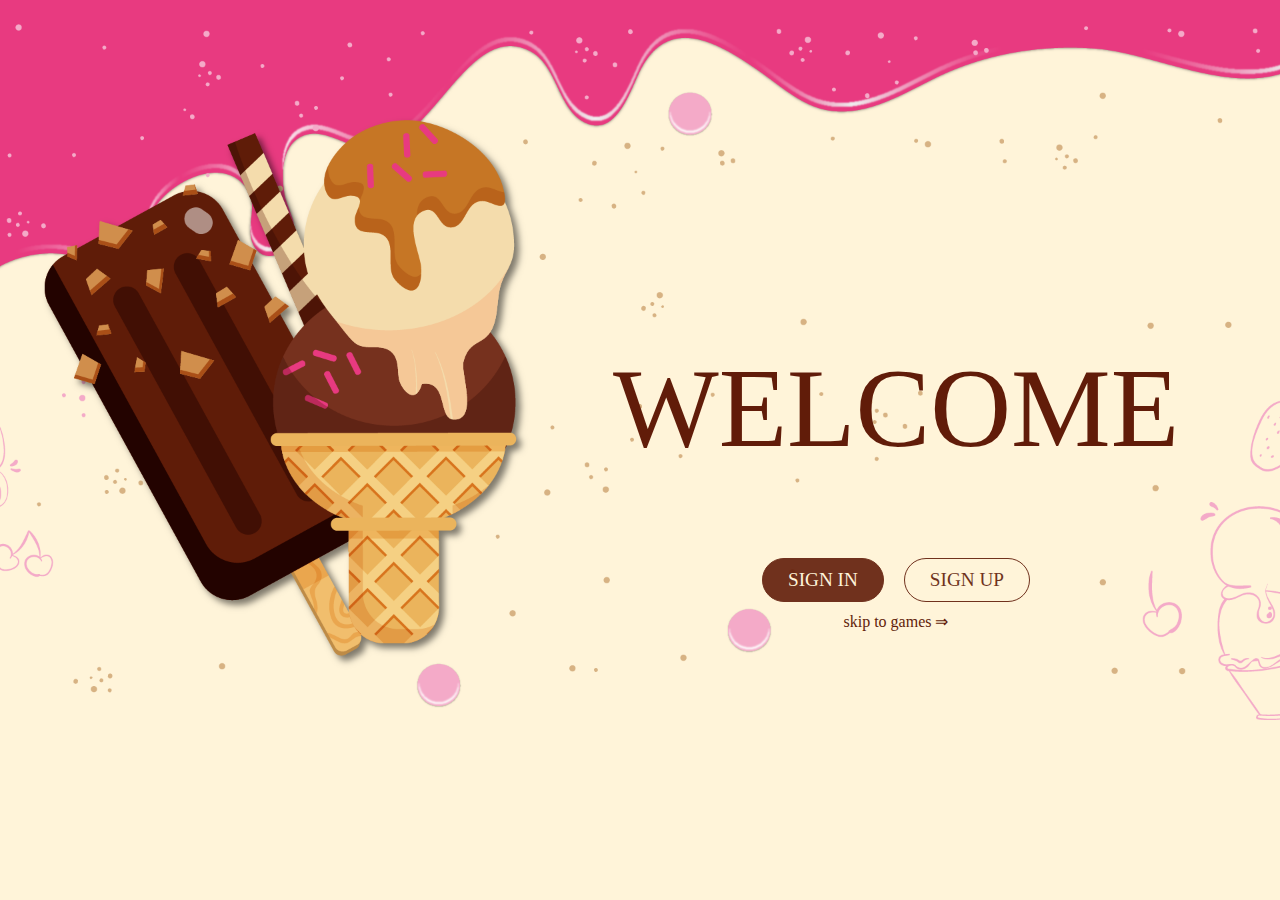
<file: index.html>
<!DOCTYPE html>
<html lang="en">

<head>
    <meta charset="UTF-8">
    <meta name="viewport" content="width=device-width, initial-scale=1.0">
    <title>ICE CREAM WORLD</title>
    <link rel="shortcut icon" href="favicon.ico" type="image/x-icon">
    <link rel="stylesheet" href="./css/style.css">
    <link rel="stylesheet" href="./css/index.css">
    <script src="./js/index.js" defer></script>

</head>

<body>

    <div class="content">
        <h1>WELCOME</h1>
        <div class="flex-row">
            <button class="btn-sign-in sign-in-open" onclick="showLogin(event)">SIGN IN</button>
            <button class="btn-sign-up sign-up-open" onclick="showSignUp(event)">SIGN UP</button>
        </div>
        <a href="./menu.html">skip to games &rArr;</a>
        <div id="sign-up" class="modal">
            <span onclick="closeSignUp()" class="close" title="Close Modal">&times;</span>
            <form class="modal-content" onsubmit="register(event)">
                <div class="container">
                    <h2>Sign Up</h2>
                    <p>Please fill in this form to create an account.</p>
                    <hr>
                    <label for="username"><b>User name</b></label>
                    <input type="text" placeholder="Enter your name" id="username" name="username" required>
                    <div class="error"></div>
                    <label for="psw"><b>Password</b></label>
                    <input type="password" placeholder="Enter Password" id="psw" name="psw" required autocomplete="off">
                    <div class="error"></div>
                    <label for="psw-repeat"><b>Repeat Password</b></label>
                    <input type="password" placeholder="Repeat Password" id="psw-repeat" name="psw-repeat" required>
                    <div class="error"></div>
                    <div class="flex-row">
                        <button class="cancelbtn cancelbtnForm" onclick="closeSignUp(event); showLogin(event)">Sign
                            In</button>
                        <button type="submit" class="signupbtn signupbtnForm">Sign Up</button>
                    </div>
                </div>
            </form>
        </div>
        <div id="sign-in" class="modal">
            <span onclick="closeSignIn(event)" class="close" title="Close Modal">&times;</span>
            <form class="modal-content" onsubmit="login(event)">
                <div class="container">
                    <h2>Sign In</h2>
                    <p>Please fill in this form to enter with your account.</p>
                    <hr>
                    <label for="username-in"><b>User name</b></label>
                    <input type="text" placeholder="Enter your name" id="username-in" name="username" required>
                    <div class="error-in"></div>
                    <label for="psw-in"><b>Password</b></label>
                    <input type="password" placeholder="Enter Password" id="psw-in" name="psw" autocomplete="off"
                        required>
                    <div class="error-in"></div>
                    <div class="flex-row">
                        <button class="cancelbtn cancelbtnForm" onclick="closeSignIn(event); showSignUp(event)">Sign
                            Up</button>
                        <button type="submit" class="signupbtn signupbtnForm">Sign In</button>
                    </div>
                </div>
            </form>
        </div>
</body>

</html>
</file>
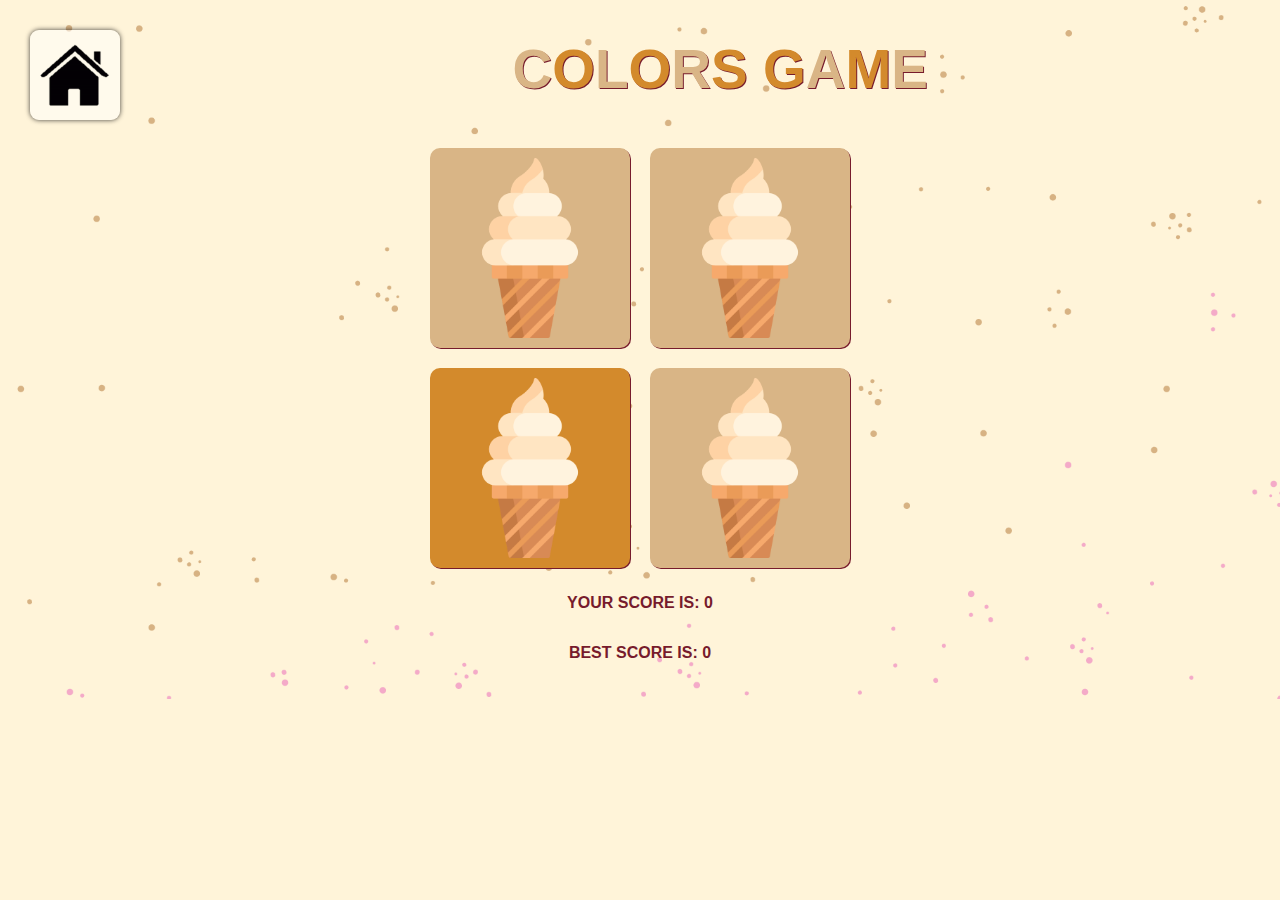
<file: colors-game/index.html>
<!DOCTYPE html>
<html lang="en">

    <head>
        <meta charset="UTF-8">
        <meta http-equiv="X-UA-Compatible" content="IE=edge">
        <meta name="viewport" content="width=device-width, initial-scale=1.0">
        <title>COLORS GAME</title>
        <link rel="shortcut icon" href="../favicon.ico" type="image/x-icon">
        <link rel="stylesheet" href="./index.css">
        <script src="./index.js" defer></script>
    </head>

    <body onload="checkStorage(); drawScreen();" onunload="saveStorage()">
        <div class="header">
            <div class="nav-list-item" title="דף הבית"><a href="../our-games.html"><img class="menu-img img0"
                src="assets/home page.png"></a></div>
            <h1>COLORS GAME</h1>
        </div>
        <div class="flex">
            <div class="flex-col">
                <div id="sqr1"></div>
                <div id="sqr2"></div>
            </div>
            <div class="flex-col">
                <div id="sqr3"></div>
                <div id="sqr4"></div>
            </div>
            <audio id="ok">
                <source src="assets/LGBUBBLE.WAV" type="audio/WAV">
            </audio>
            <audio id="error">
                <source src="assets/SBOINGLO.WAV" type="audio/WAV">
            </audio>
            <p id="grade"></p>
            <p id="best-grade"></p>
        </div>
    </body>

</html>
</file>
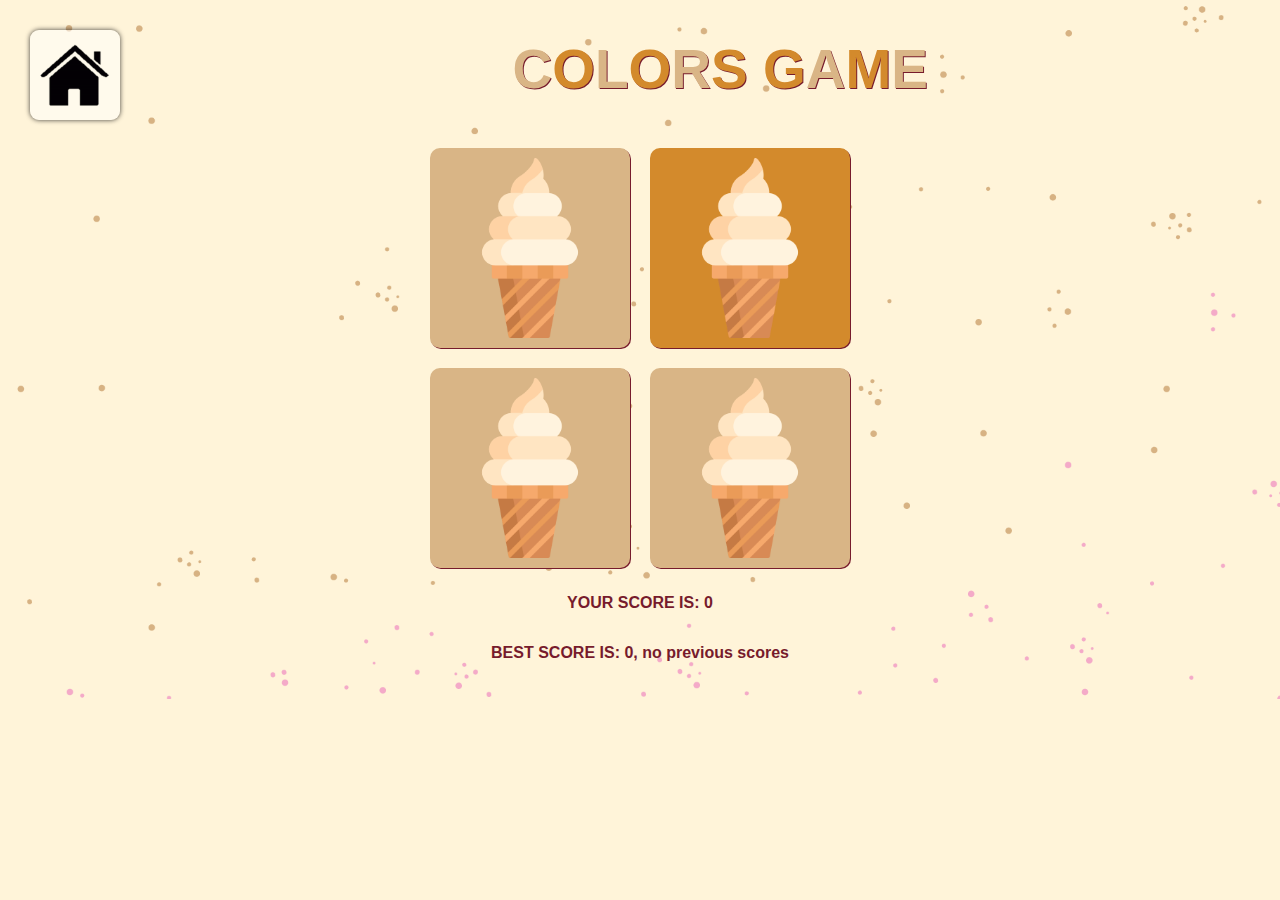
<file: colors/index.html>
<!DOCTYPE html>
<html lang="en">

    <head>
        <meta charset="UTF-8">
        <meta http-equiv="X-UA-Compatible" content="IE=edge">
        <meta name="viewport" content="width=device-width, initial-scale=1.0">
        <title>COLORS GAME</title>
        <link rel="shortcut icon" href="../favicon.ico" type="image/x-icon">
        <link rel="stylesheet" href="./index.css">
        <script src="./index.js" defer></script>
    </head>

    <body onload="checkStorage(); drawScreen();" onunload="saveStorage()">
        <div class="header">
            <div class="nav-list-item" title="דף הבית"><a href="../menu.html"><img class="menu-img img0"
                src="assets/home page.png"></a></div>
            <h1>COLORS GAME</h1>
        </div>
        <div class="flex">
            <div class="flex-col">
                <div id="sqr1"></div>
                <div id="sqr2"></div>
            </div>
            <div class="flex-col">
                <div id="sqr3"></div>
                <div id="sqr4"></div>
            </div>
            <audio id="ok">
                <source src="assets/LGBUBBLE.WAV" type="audio/WAV">
            </audio>
            <audio id="error">
                <source src="assets/SBOINGLO.WAV" type="audio/WAV">
            </audio>
            <p id="grade"></p>
            <p id="best-grade"></p>
        </div>
    </body>

</html>
</file>
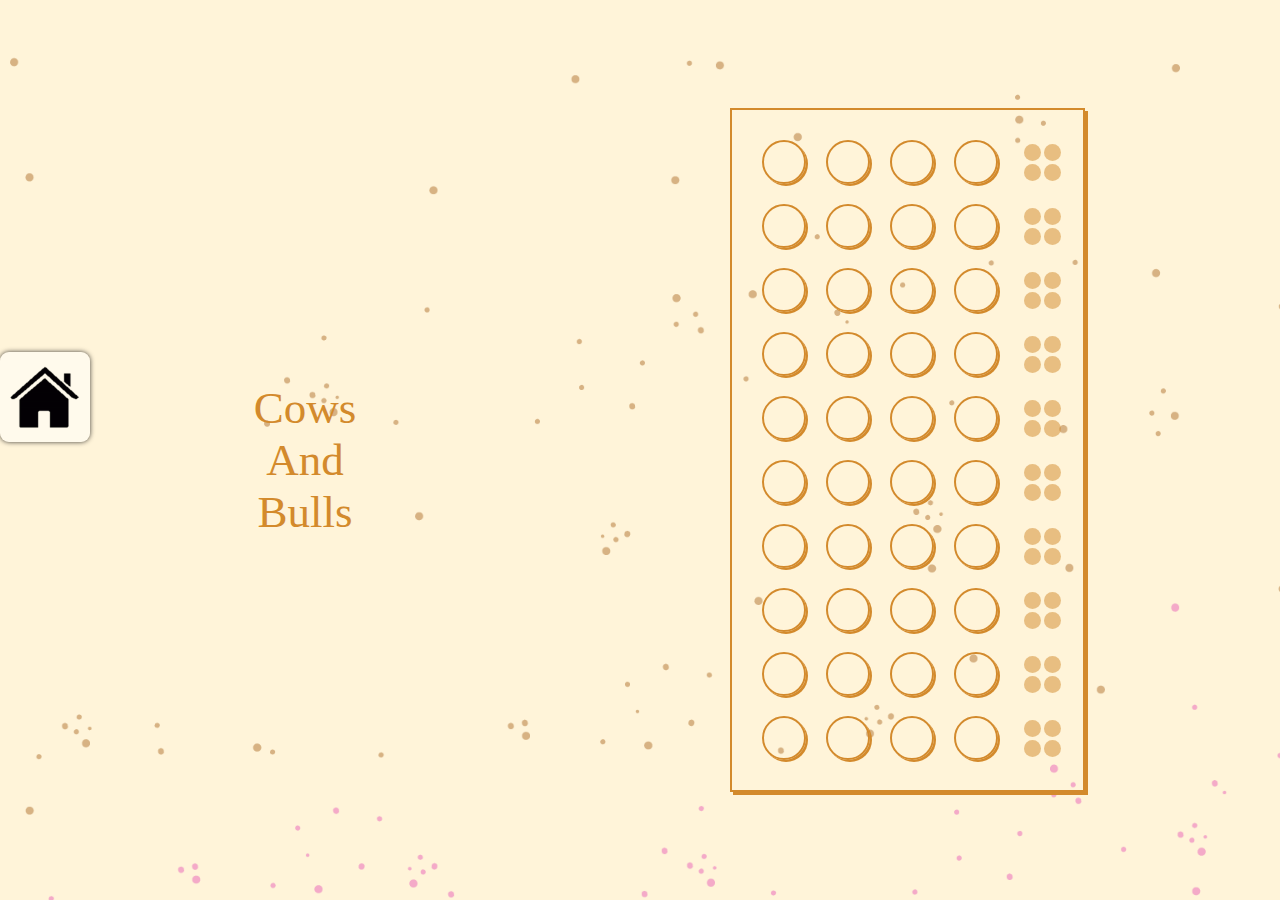
<file: cows-and-bulls/index.html>
<!DOCTYPE html>
<html lang="en">
<head>
    <meta charset="UTF-8">
    <meta name="viewport" content="width=device-width, initial-scale=1.0">
    <link rel="shortcut icon" href="../favicon.ico" type="image/x-icon">
    <link href="./index.css" rel="stylesheet" />
    <script src="./index.js" defer></script>
    <title>COWS & BULLS</title>
</head>
<body>
    <div class="header">
       
    
        <div class="nav-list-item" title="דף הבית"><a href="../menu.html"><img class="menu-img img0"
            src="images/home page.png"></a></div>

        <h1>cows and bulls</h1>
    </div>
    <p id="message">you have no errors</p>
    
    <div class="container">
        <div class="row">
            <div class="con">
                <div></div>
                <div></div>
                <div></div>
                <div></div>
            </div>
            <div class="points">
                <div class="point"></div>
                <div class="point"></div>
                <div class="point"></div>
                <div class="point"></div>
            </div>
        </div>
        <div class="row">
            <div class="con">
                <div></div>
                <div></div>
                <div></div>
                <div></div>
            </div>
            <div class="points">
                <div class="point"></div>
                <div class="point"></div>
                <div class="point"></div>
                <div class="point"></div>
            </div>
        </div>
        <div class="row">
            <div class="con">
                <div></div>
                <div></div>
                <div></div>
                <div></div>
            </div>
            <div class="points">
                <div class="point"></div>
                <div class="point"></div>
                <div class="point"></div>
                <div class="point"></div>
            </div>
        </div>
        <div class="row">
            <div class="con">
                <div></div>
                <div></div>
                <div></div>
                <div></div>
            </div>
            <div class="points">
                <div class="point"></div>
                <div class="point"></div>
                <div class="point"></div>
                <div class="point"></div>
            </div>
        </div>
        <div class="row">
            <div class="con">
                <div></div>
                <div></div>
                <div></div>
                <div></div>
            </div>
            <div class="points">
                <div class="point"></div>
                <div class="point"></div>
                <div class="point"></div>
                <div class="point"></div>
            </div>
        </div>
        <div class="row">
            <div class="con">
                <div></div>
                <div></div>
                <div></div>
                <div></div>
            </div>
            <div class="points">
                <div class="point"></div>
                <div class="point"></div>
                <div class="point"></div>
                <div class="point"></div>
            </div>
        </div>
        <div class="row">
            <div class="con">
                <div></div>
                <div></div>
                <div></div>
                <div></div>
            </div>
            <div class="points">
                <div class="point"></div>
                <div class="point"></div>
                <div class="point"></div>
                <div class="point"></div>
            </div>
        </div>
        <div class="row">
            <div class="con">
                <div></div>
                <div></div>
                <div></div>
                <div></div>
            </div>
            <div class="points">
                <div class="point"></div>
                <div class="point"></div>
                <div class="point"></div>
                <div class="point"></div>
            </div>
        </div>
        <div class="row">
            <div class="con">
                <div></div>
                <div></div>
                <div></div>
                <div></div>
            </div>
            <div class="points">
                <div class="point"></div>
                <div class="point"></div>
                <div class="point"></div>
                <div class="point"></div>
            </div>
        </div>
        <div class="row">
            <div class="con">
                <div></div>
                <div></div>
                <div></div>
                <div></div>
            </div>
            <div class="points">
                <div class="point"></div>
                <div class="point"></div>
                <div class="point"></div>
                <div class="point"></div>
            </div>
        </div>
    </div>
</body>

</html>
</file>
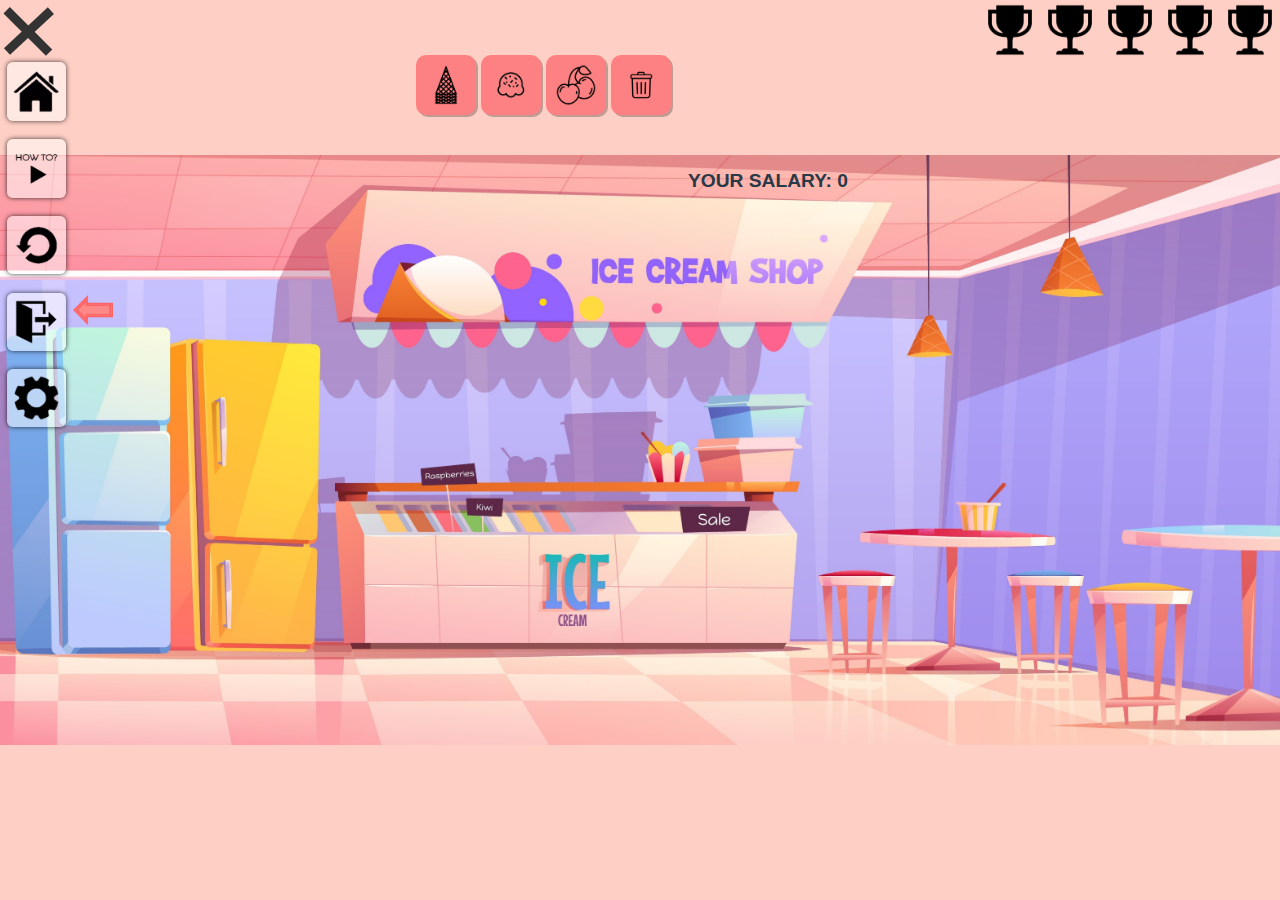
<file: ice-cream-parlor/index.html>
<!DOCTYPE html>
<html lang="en">

<head>
    <meta charset="UTF-8">
    <meta name="viewport" content="width=device-width, initial-scale=1.0">
    <title>ICE CREAM PARLOR</title>
    <link rel="shortcut icon" href="../favicon.ico" type="image/x-icon">
    <link rel="stylesheet" href="../css/style.css">
    <link rel="stylesheet" href="./css/index.css">
    <script src="./js/index.js" defer></script>


</head>

<body class="grid-container">

    <!-- win cones container -->
    <div class="flexCone-row">
        <div class="flexCone-col">
            <div class="iconWin"><img src="./assets/images/icons/coneSilver1.png" id="coneWin1-elements"
                    class="coneWin-elements"></div>

        </div>
        <div class="flexCone-col">
            <div class="iconWin"><img src="./assets/images/icons/coneSilver1.png" id="coneWin2-elements"
                    class="coneWin-elements"></div>

        </div>
        <div class="flexCone-col">
            <div class="iconWin"><img src="./assets/images/icons/coneSilver1.png" id="coneWin3-elements"
                    class="coneWin-elements"></div>

        </div>
        <div class="flexCone-col">
            <div class="iconWin"><img src="./assets/images/icons/coneSilver1.png" id="coneWin4-elements"
                    class="coneWin-elements"></div>
        </div>

        <div class="flexCone-col">
            <div class="iconWin"><img src="./assets/images/icons/coneSilver1.png" id="coneWin5-elements"
                    class="coneWin-elements"></div>
        </div>
    </div>
    <!-- person and ice cream container -->
    <div class="contain-person1"></div>
    <div class="contain-person2"></div>
    <div class="contain-person3"></div>
    <!-- elements buttons container -->
    <div class="flex-row grid">
        <div class="flex-col cone-elements">
            <div class="elements-btn" onclick="openDivElements(event)"><img src="./assets/images/icons/cone.png"
                    class="elements-icon"></div>
            <div class="none elements"></div>
        </div>
        <div class="flex-col ball-elements">
            <div class="elements-btn" onclick="openDivElements(event)"><img src="./assets/images/icons/ball.png"
                    class="elements-icon"></div>
            <div class="none elements"></div>
        </div>
        <div class="flex-col decoration-elements">
            <div class="elements-btn" onclick="openDivElements(event)"><img src="./assets/images/icons/decoration.png"
                    class="elements-icon"></div>
            <div class="none elements"></div>
        </div>
        <div class="elements-btn" onclick="throwToGarbage()"><img src="./assets/images/icons/throw.png"
                class="elements-icon"></div>
    </div>
    <div class="money">YOUR SALARY: 0</div>
    <div class="floating-text1" id="score"></div>


    <!-- menu container -->
    <div class="cardsAndNav">
        <div>

            <div class="container1">
                <div class="bar1"></div>
                <div class="bar2"></div>
                <div class="bar3"></div>
            </div>
            <div class="nav-list hidden">
                <div class="nav-list-item" title="דף הבית"><a href="../menu.html"><img class="menu-img img0"
                            src="./assets/images/icons/home%20page.png" /></a></div>
                <button id="myBtn" class="buttonNav">
                    <div class="nav-list-item"><img class="menu-img img1" src="./assets/images/icons/how%20to.png"
                            title="הוראות" /></div>
                </button>

                <button id="restartGame" class="buttonNav">
                    <div class="nav-list-item"><img class="menu-img img2" src="./assets/images/icons/new.png"
                            title="התחל משחק מחדש" /></div>
                </button>
                <div class="start">
                    <button id="startGame" class="buttonNav">
                        <div class="nav-list-item"><img class="menu-img img4" src="./assets/images/icons/exit.png"
                                title="התחל משחק" /></div>
                    </button>
                    <div class="iconStart" id="iconStart"><img src="./assets/images/icons/start1.png"
                            title="לחץ כדי להתחיל " /></div>
                </div>
                <div class="dropdown">
                    <button id="dropbtn" class="dropbtn buttonNav">
                        <div class="nav-list-item"><img class="menu-img img3" src="./assets/images/icons/settings.png"
                                title="הגדרות" /></div>
                    </button>


                    <div id="myDropdown" class="dropdown-content">
                        <!-- הגדרות המוזיקה -->
                        <!-- Rounded switch -->
                        <div id="selectionDef">
                            <div class="def">
                                <div class="music">מוזיקת רקע</div>
                                <label class="switch off" id="backgroundMus">
                                    <input type="checkbox">
                                    <span class="slider round"></span>
                                </label>
                            </div>

                            <div class="def">
                                <div class="music">צלילי משחק</div>
                                <label class="switch off" id="sounds">
                                    <input type="checkbox">
                                    <span class="slider round"></span>
                                </label>
                            </div>
                        </div>
                    </div>
                </div>
            </div>
        </div>
    </div>

    <!-- music -->
    <!-- happy -->
    <audio class="au1 music">
        <source src="./assets/sounds/happyMassage.mp3" />
    </audio>
    <!-- sad -->
    <audio class="au2 music">
        <source src="./assets/sounds/sadMassage.mp3" />
    </audio>
    <!-- background -->
    <audio id="backgroundMusic">
        <source src="./assets/sounds/backgroundMusic.mp3" />
    </audio>
    <!-- many coins for success -->
    <audio id="many-coins">
        <source src="./assets/sounds/MANYCOIN.WAV" />
    </audio>
    <!-- adding item -->
    <audio id="add-item">
        <source src="./assets/sounds/SHAKE1.WAV" />
    </audio>

    <!-- ice cream created by the player -->
    <div class="created-container"> </div>


    <!-- הוראות משחק -->
    <!-- Trigger/Open The Modal -->

    <!-- The Modal -->
    <div id="myModal" class="modal">

        <!-- Modal content -->
        <div class="modal-content">
            <div class="modal-header">
                <span class="close">&times;</span>
            </div>
            <h3>גלידה - משחק תחרות מהנה</h3>
            <p>השחקן - מוכר הגלידה נבדק במהירותו</p>
            </br>
            <p class="model-header"> הוראות המשחק </p>
            <p>תפריט הגלידה: למעלה בדף יש תפריט עם אפשרויות שונות ליצירת</p>
            <p>הגלידה. השחקן יכול לבחור מתוך האפשרויות הבאות</p>
            <p>סוג הגביע: בחר את סוג הגביע שאתה רוצה להכין (לדוגמה: גביע וניל, שוקולד,קרמל, וכו’).</p>
            <p>טעמים נוספים-כדורי הגלידה: הוסף טעמים נוספים לגלידה (לדוגמה: שוקולית, נגיעת לימון, פיסטוק, וכו’).</p>
            <p>קישוטים: בחר קישוטים לגלידה (לדוגמה: שוקולית מגוררת, קרמל, פרחי צ’וקולט, וכו’).</p>
            <p>טיימר: לשחקן יש טיימר שמתחיל לספור אחורה. הוא צריך להכין את הגלידה תוך הזמן המוגבל שלו.</p>
            <p>יצירת הגלידה: השחקן יכול ללחוץ על האפשרויות בתפריט כדי להכין את הגלידה המבוקשת</p>
            <p>י כשהטיימר מסתיים, הגלידה מוכנה.</p>
            <p>סיום המשחק: כשהטיימר מסתיים, השחקן מפסיד. המשחק נגמר </p>
            <p> !בהצלחה ביצירת הגלידה </p>
        </div>

    </div>


    
    <audio id="many-coins">
        <source src="./assets/sounds/MANYCOIN.WAV
        " />
    </audio>


    <div class="win-page">
        <div id="nextLevel-content" class="nextLevel-content">

            <span id="closeFinish" class="closeFinish">&times;</span>
            <div class="allDatailOfWin">
                <div id="titleOfWin" class="titleOfWin"></div>
                <div id="datailOfWin" class="datailOfWin"></div>
            </div>
        </div>
    </div>

    <audio id="add-item">
        <source src="./assets/sounds/SHAKE1.WAV" />
    </audio>

    <audio id="sadBoy">
        <source src="./assets/sounds/sadMassage.mp3" />
    </audio>

</body>

</html>
</file>
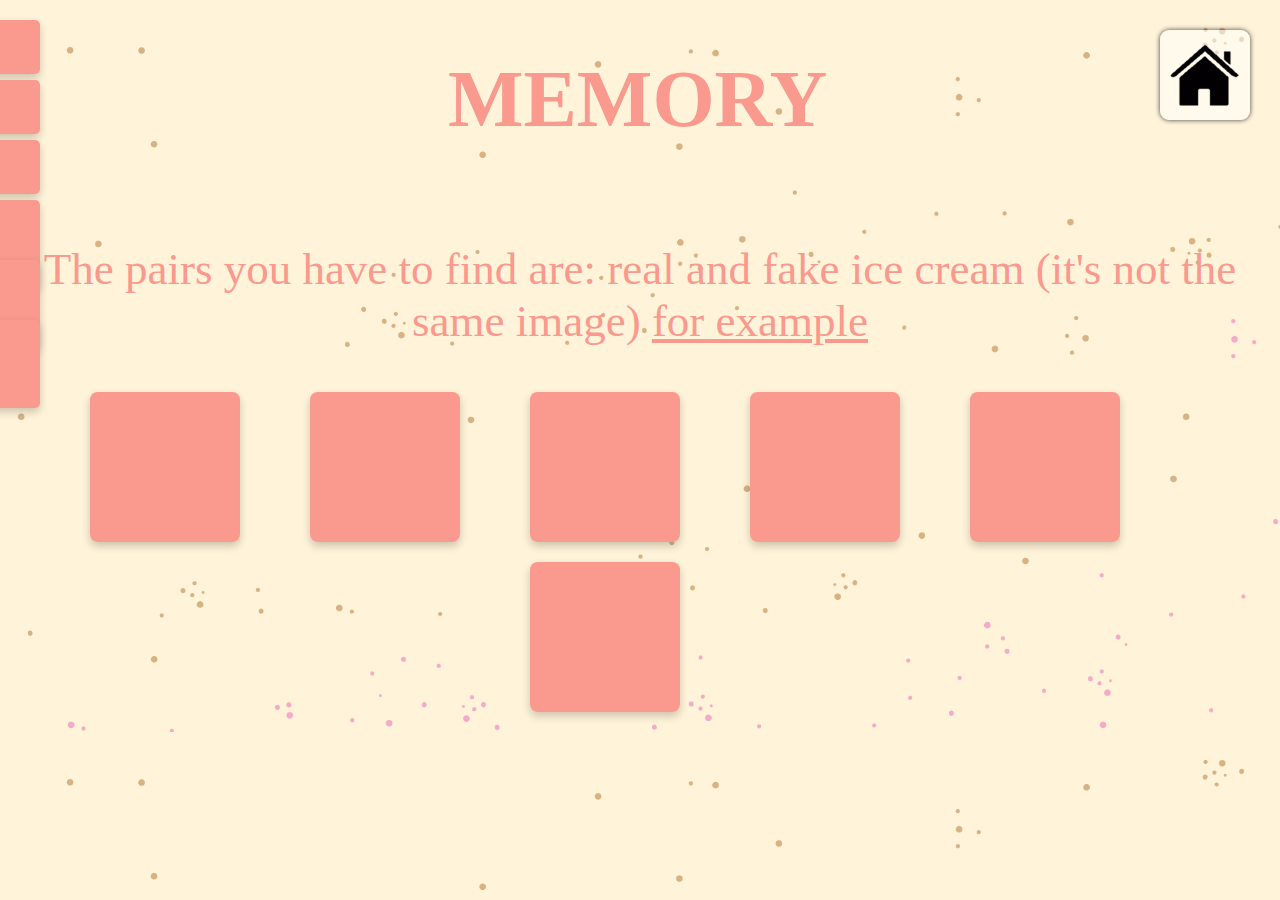
<file: memory/index.html>
<!DOCTYPE html>
<html lang="en">

<head>
    <meta charset="UTF-8">
    <meta http-equiv="X-UA-Compatible" content="IE=edge">
    <meta name="viewport" content="width=device-width, initial-scale=1.0">
    <title>MEMORY GAME</title>
    <link rel="shortcut icon" href="../favicon.ico" type="image/x-icon">
    <link rel="stylesheet" href="./index.css">
    <script src="./index.js" defer></script>
</head>

<body>
    <div id="example" class="overlay hide" onclick="toggleExample(event.currentTarget)">
        <img src="./images/1-fake.png">
        <img src="./images/1-real.png">
    </div>
    <div id="win" class="overlay hide" onclick="toggleExample(event.currentTarget)">
        <p class="winM">WINNER</p>
    </div>
    <div class="header">
       
        <h1>MEMORY</h1>
        <ul id="my-sidenav" class="sidenav">
            <li id="easy">easy</li>
            <li id="medium">medium</li>
            <li id="hard">hard</li>
            <li id="very-hard"><a  href="#cards">very hard</a></li>
            <li id="all-cards"><a  href="#cards">all cards</a></li>
            <li id="new-game">new game</li>
        </ul>
        <div class="nav-list-item" title="דף הבית"><a href="../menu.html"><img class="menu-img img0"
            src="images/home page.png"></a></div>
    </div>
    <p>The pairs you have to find are: real and fake ice cream (it's not the same image) <span
            onclick="toggleExample(example)"><u>for
                example</u></span></p>
    <div id="cards" class="container">
    </div>
</body>

</html>
</file>
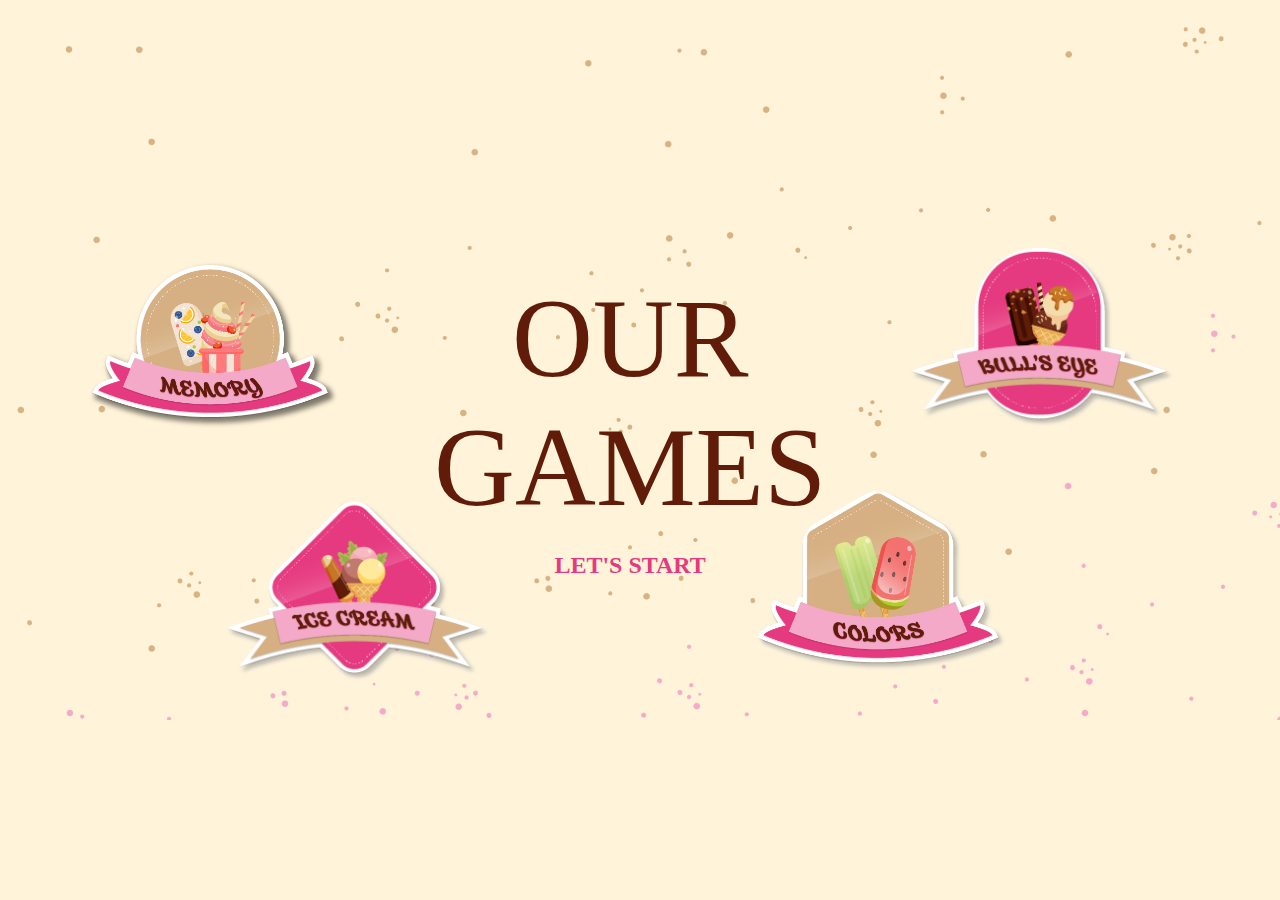
<file: menu.html>
<!DOCTYPE html>
<html lang="en">

<head>
	<meta charset="UTF-8">
	<meta name="viewport" content="width=device-width, initial-scale=1.0">
	<title>ICE CREAM WORLD</title>
	<link rel="shortcut icon" href="favicon.ico" type="image/x-icon">
	<link rel="stylesheet" href="./css/style.css">
	<link rel="stylesheet" href="./css/menu.css">
	<script src="./js/index.js" defer></script>

</head>

<body class="grid-container">
	<div class="home">
		<div class="oneColum">
			<a class="game" href="./memory/index.html"><img id="memory1"
					src="./assets/images/noa/1x/memory.png" onmouseover="changeImg(event)" onmouseout="firstImg(event)"></a>
			<a class="game" href="./ice-cream-parlor/index.html"><img id="ice-cream1"
					src="./assets/images/noa/1x/ice-cream.png" class="ice-cream" onmouseover="changeImg(event)" onmouseout="firstImg(event)"></a>
		</div>
		<div class="title">
			<h1>OUR</h1>
			<h1>GAMES</h1>
			<h2>LET'S START</h2>
			</h1>

		</div>
		<div class="twoColum">
			<a class="game" href="./cows-and-bulls/index.html"><img id="bull1"
					src="./assets/images/noa/1x/bull.png" onmouseover="changeImg(event)" onmouseout="firstImg(event)"></a>
			<a class="game" href="./colors/index.html"><img id="colors1"
					src="./assets/images/noa/1x/colors.png" class="colors" onmouseover="changeImg(event)" onmouseout="firstImg(event)"></a>
		</div>
	</div>

</body>

</html>
</file>
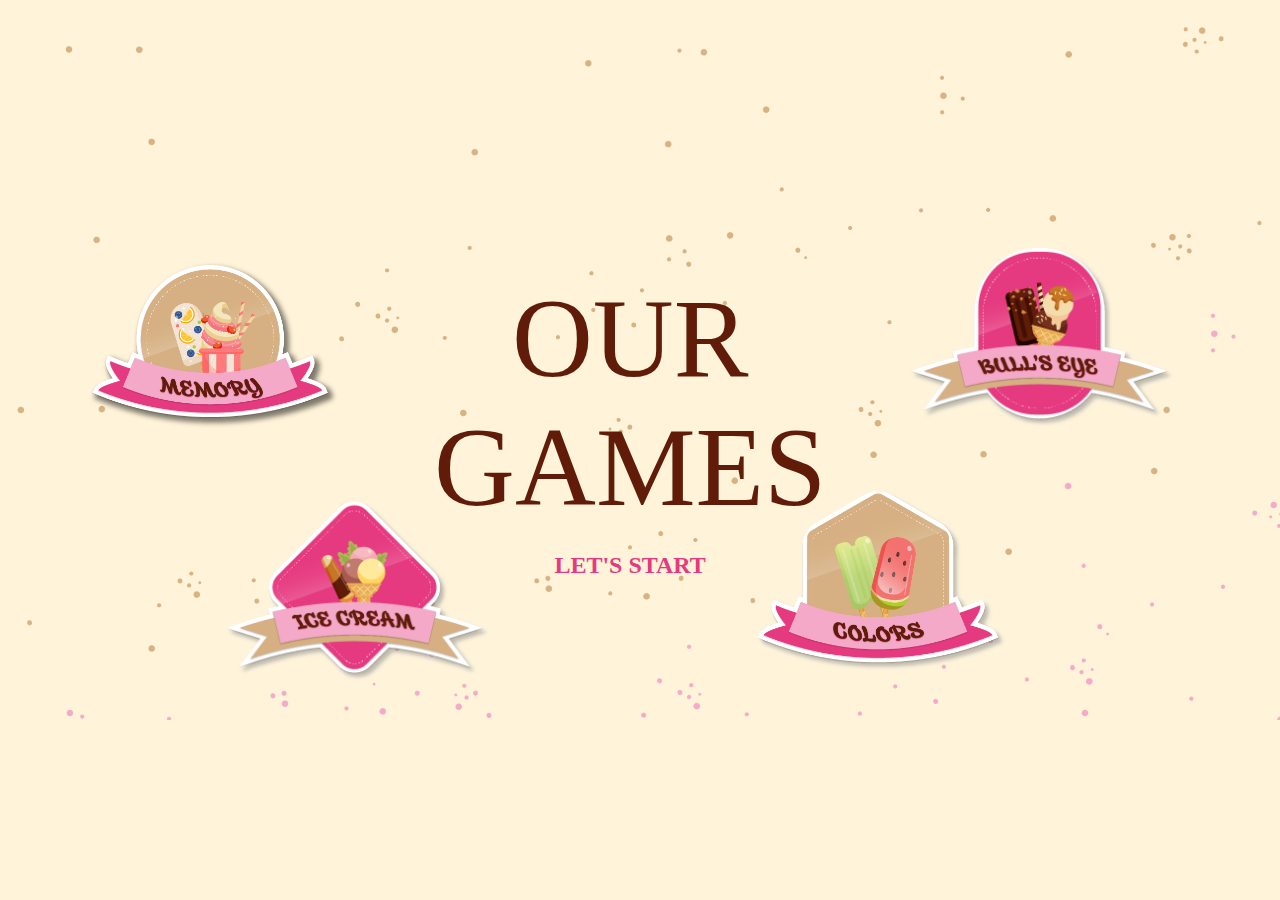
<file: our-games.html>
<!DOCTYPE html>
<html lang="en">

<head>
	<meta charset="UTF-8">
	<meta name="viewport" content="width=device-width, initial-scale=1.0">
	<title>ICE CREAM WORLD</title>
	<link rel="shortcut icon" href="favicon.ico" type="image/x-icon">
	<link rel="stylesheet" href="./css/style.css">
	<link rel="stylesheet" href="./css/our-games.css">
	<script src="./js/index.js" defer></script>

</head>

<body class="grid-container">
	<div class="home">
		<div class="oneColum">
			<a class="game" href="./memory-game/index.html"><img id="memory1"
					src="./assets/images/noa/1x/memory.png" onmouseover="changeImg(event)" onmouseout="firstImg(event)"></a>
			<a class="game" href="./ice-cream-parlor/index.html"><img id="ice-cream1"
					src="./assets/images/noa/1x/ice-cream.png" class="ice-cream" onmouseover="changeImg(event)" onmouseout="firstImg(event)"></a>
		</div>
		<div class="title">
			<h1>OUR</h1>
			<h1>GAMES</h1>
			<h2>LET'S START</h2>
			</h1>

		</div>
		<div class="twoColum">
			<a class="game" href="./cows-and-bulls/index.html"><img id="bull1"
					src="./assets/images/noa/1x/bull.png" onmouseover="changeImg(event)" onmouseout="firstImg(event)"></a>
			<a class="game" href="./colors-game/index.html"><img id="colors1"
					src="./assets/images/noa/1x/colors.png" class="colors" onmouseover="changeImg(event)" onmouseout="firstImg(event)"></a>
		</div>
	</div>

</body>

</html>
</file>
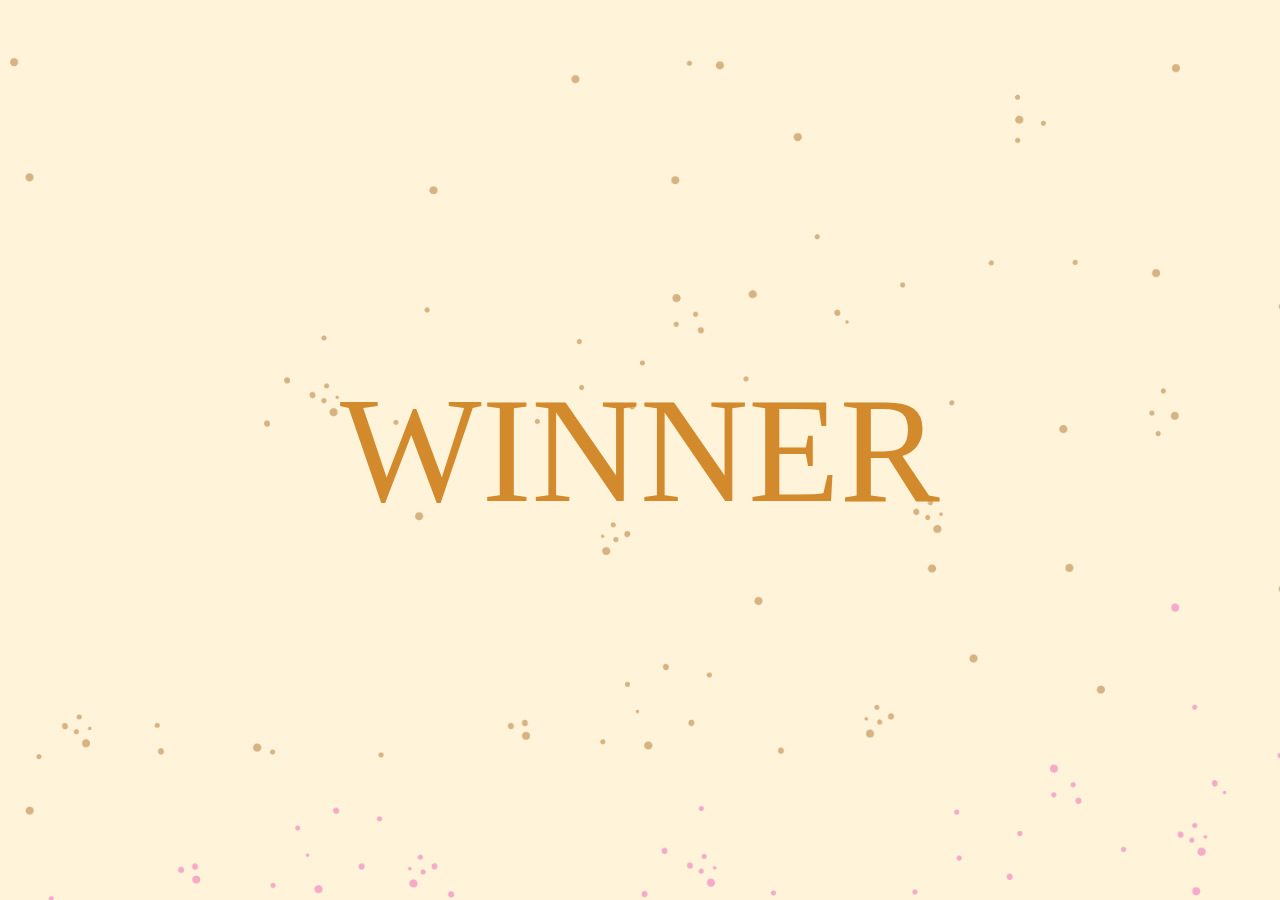
<file: cows-and-bulls/win.html>
<!DOCTYPE html>
<html lang="en">

<head>
    <meta charset="UTF-8">
    <meta name="viewport" content="width=device-width, initial-scale=1.0">
    <link href="./index.css" rel="stylesheet" />
    <link rel="shortcut icon" href="../favicon.ico" type="image/x-icon">
    <title>COWS & BULLS</title>
</head>
<body class="winB">
<p class="winM">WINNER</p>
</body>
</html>
</file>
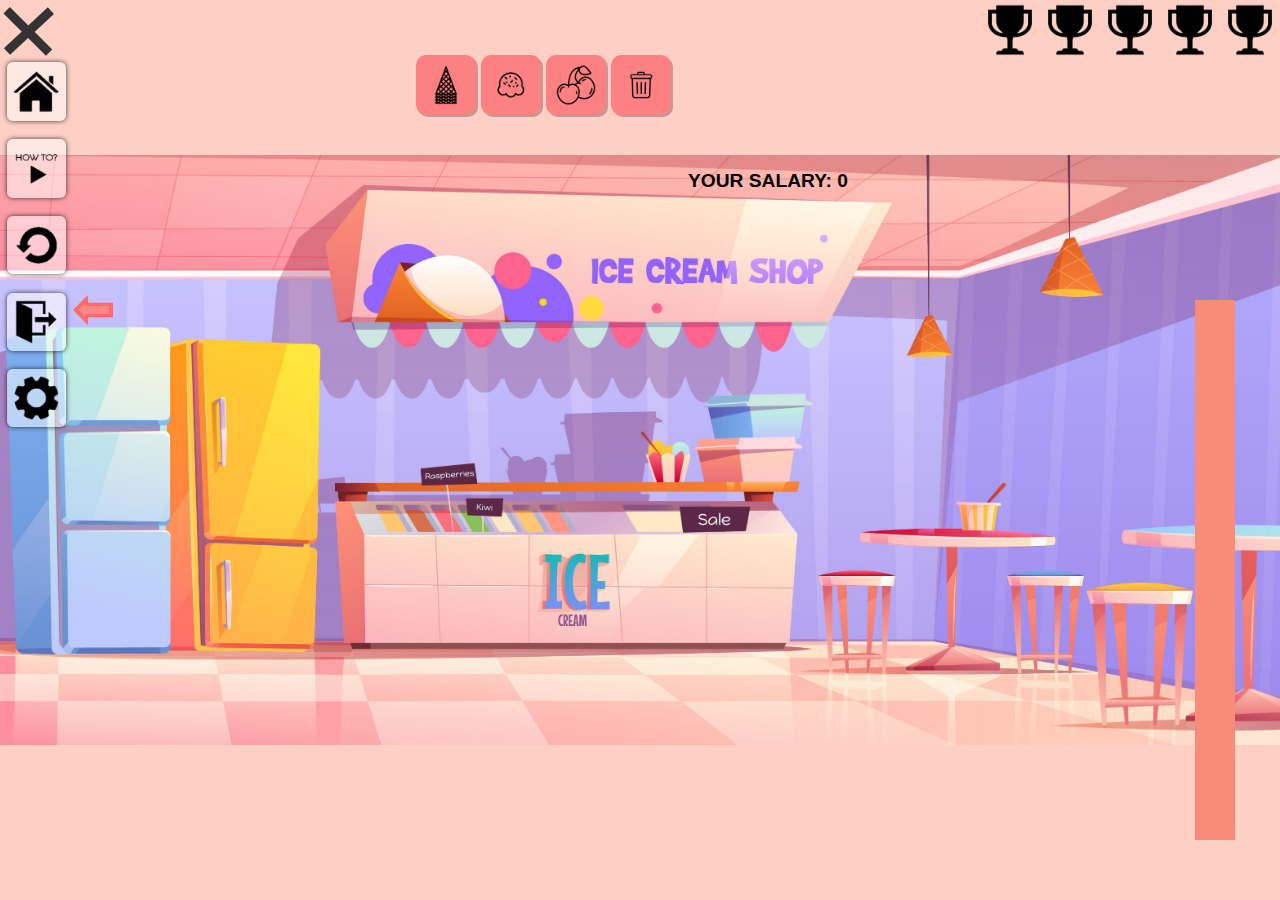
<file: pages/game.html>
<!DOCTYPE html>
<html lang="en">

<head>
    <meta charset="UTF-8">
    <meta name="viewport" content="width=device-width, initial-scale=1.0">
    <title>ICE CREAM PARLOR</title>
    <link rel="stylesheet" href="../css/game.css">
    <link rel="stylesheet" href="../css/style.css">
    <script src="../js/game.js" defer></script>


</head>

<body class="grid-container">

    <!-- timer container -->
    <div id="myProgress">
        <div id="myBar"></div>
    </div>
    </div>
    <!-- win cones container -->
    <div class="flexCone-row">
        <div class="flexCone-col">
            <div class="iconWin"><img src="../assets/images/icons/coneSilver1.png" id="coneWin1-elements"
                    class="coneWin-elements"></div>

        </div>
        <div class="flexCone-col">
            <div class="iconWin"><img src="../assets/images/icons/coneSilver1.png" id="coneWin2-elements"
                    class="coneWin-elements"></div>

        </div>
        <div class="flexCone-col">
            <div class="iconWin"><img src="../assets/images/icons/coneSilver1.png" id="coneWin3-elements"
                    class="coneWin-elements"></div>

        </div>
        <div class="flexCone-col">
            <div class="iconWin"><img src="../assets/images/icons/coneSilver1.png" id="coneWin4-elements"
                    class="coneWin-elements"></div>
        </div>

        <div class="flexCone-col">
            <div class="iconWin"><img src="../assets/images/icons/coneSilver1.png" id="coneWin5-elements"
                    class="coneWin-elements"></div>
        </div>
    </div>
    <!-- person and ice cream container -->
    <div class="contain-person1"></div>
    <div class="contain-person2"></div>
    <div class="contain-person3"></div>
    <!-- elements buttons container -->
    <div class="flex-row grid">
        <div class="flex-col cone-elements">
            <div class="elements-btn" onclick="openDivElements(event)"><img src="../assets/images/icons/cone.png"
                    class="elements-icon"></div>
            <div class="none elements"></div>
        </div>
        <div class="flex-col ball-elements">
            <div class="elements-btn" onclick="openDivElements(event)"><img src="../assets/images/icons/ball.png"
                    class="elements-icon"></div>
            <div class="none elements"></div>
        </div>
        <div class="flex-col decoration-elements">
            <div class="elements-btn" onclick="openDivElements(event)"><img src="../assets/images/icons/decoration.png"
                    class="elements-icon"></div>
            <div class="none elements"></div>
        </div>
        <div class="elements-btn" onclick="throwToGarbage()"><img src="../assets/images/icons/throw.png"
                class="elements-icon"></div>
    </div>
    <div class="money">YOUR SALARY: 0</div>
    <div class="floating-text1" id="score"></div>


    <!-- menu container -->
    <div class="cardsAndNav">
        <div>

            <div class="container1">
                <div class="bar1"></div>
                <div class="bar2"></div>
                <div class="bar3"></div>
            </div>
            <div class="nav-list hidden">
                <div class="nav-list-item" title="דף הבית"><a href="../index.html"><img class="menu-img img0"
                            src="../assets/images/icons/home%20page.png" /></a></div>
                <button id="myBtn" class="buttonNav">
                    <div class="nav-list-item"><img class="menu-img img1" src="../assets/images/icons/how%20to.png"
                            title="הוראות" /></div>
                </button>

                <button id="restartGame" class="buttonNav">
                    <div class="nav-list-item"><img class="menu-img img2" src="../assets/images/icons/new%20game.png"
                            title="התחל משחק מחדש" /></div>
                </button>
                <div class="start">
                    <button id="startGame" class="buttonNav">
                        <div class="nav-list-item"><img class="menu-img img4" src="../assets/images/icons/exit.png"
                                title="התחל משחק" /></div>
                    </button>
                    <div class="iconStart" id="iconStart"><img src="../assets/images/icons/start1.png"
                            title="לחץ כדי להתחיל " /></div>
                </div>
                <div class="dropdown">
                    <button id="dropbtn" class="dropbtn buttonNav">
                        <div class="nav-list-item"><img class="menu-img img3" src="../assets/images/icons/settings.png"
                                title="הגדרות" /></div>
                    </button>


                    <div id="myDropdown" class="dropdown-content">
                        <!-- הגדרות המוזיקה -->
                        <!-- Rounded switch -->
                        <div id="selectionDef">
                            <div class="def">
                                <div class="music">מוזיקת רקע</div>
                                <label class="switch off" id="backgroundMus">
                                    <input type="checkbox">
                                    <span class="slider round"></span>
                                </label>
                            </div>

                            <div class="def">
                                <div class="music">צלילי משחק</div>
                                <label class="switch off" id="sounds">
                                    <input type="checkbox">
                                    <span class="slider round"></span>
                                </label>
                            </div>
                        </div>
                    </div>
                </div>
            </div>
        </div>
    </div>

    <!-- music -->
    <!-- happy -->
    <audio class="au1 music">
        <source src="../assets/images/Sounds/happyMassage.mp3" />
    </audio>
    <!-- sad -->
    <audio class="au2 music">
        <source src="../assets/images/Sounds/sadMassage.mp3" />
    </audio>
    <!-- background -->
    <audio id="backgroundMusic">
        <source src="../assets/images/Sounds/backgroundMusic.mp3" />
    </audio>
    <!-- many coins for success -->
    <audio id="many-coins">
        <source src="../assets/images/Sounds/MANYCOIN.WAV" />
    </audio>
    <!-- adding item -->
    <audio id="add-item">
        <source src="../assets/images/Sounds/SHAKE1.WAV" />
    </audio>

    <!-- ice cream created by the player -->
    <div class="created-container"> </div>


    <!-- הוראות משחק -->
    <!-- Trigger/Open The Modal -->

    <!-- The Modal -->
    <div id="myModal" class="modal">

        <!-- Modal content -->
        <div class="modal-content">
            <div class="modal-header">
                <span class="close">&times;</span>
                <h2>הוראות משחק</h2>
            </div>
            <h3>גלידה - משחק תחרות מהנה</h3>
            <p>גד -מוכר הגלידה נבדק במהירותו!</p>
        </div>

    </div>


    <!-- The Modal -->
    <div id="Div1" class="modal">

        <!-- Modal content -->
        <div class="modal-content2">
            <div class="modal-header1">
                <h3 style='text-align: center;'>כמה הוראות, ומתחילים!</h3>
            </div>
            <p>
            <p class="prule"> בתפריט תוכלו למצוא הוראות משחק, הגדרות, ועוד. •</p>
            <p class="prule"> שימו ❤- במהלך המשחק לא תוכלו לשנות חלק מההגדרות. •</p>
            <p class="prule"> משהו לא עובד? נסו להזכר אולי הכללים לא מתירים את הפעולה. •</p>
            <p class="prule"> עדיין משהו לא עובד? הסתכלו בצד בחלון הפעולות. •</p>
            <p class="prule"> עדיין לא? ספרו לנו! אולי נוכל לעזור.. •</p>
            <br />
            <p id="beLeft">ההוראות מנוסחות בלשון זכר אך מתאימות לגברים ונשים כאחד.
        </div>
    </div>
    <audio id="many-coins">
        <source src="../assets/images/Sounds/MANYCOIN.WAV
        " />
    </audio>


    <div class="win-page">
        <div id="nextLevel-content" class="nextLevel-content">

            <span id="closeFinish" class="closeFinish">&times;</span>
            <div class="allDatailOfWin">
                <div id="titleOfWin" class="titleOfWin"></div>
                <div id="datailOfWin" class="datailOfWin"></div>
            </div>
        </div>
    </div>

    <audio id="add-item">
        <source src="../assets/images/Sounds/SHAKE1.WAV" />
    </audio>

    <audio id="sadBoy">
        <source src="../assets/images/Sounds/sadMassage.mp3" />
    </audio>

</body>

</html>
</file>
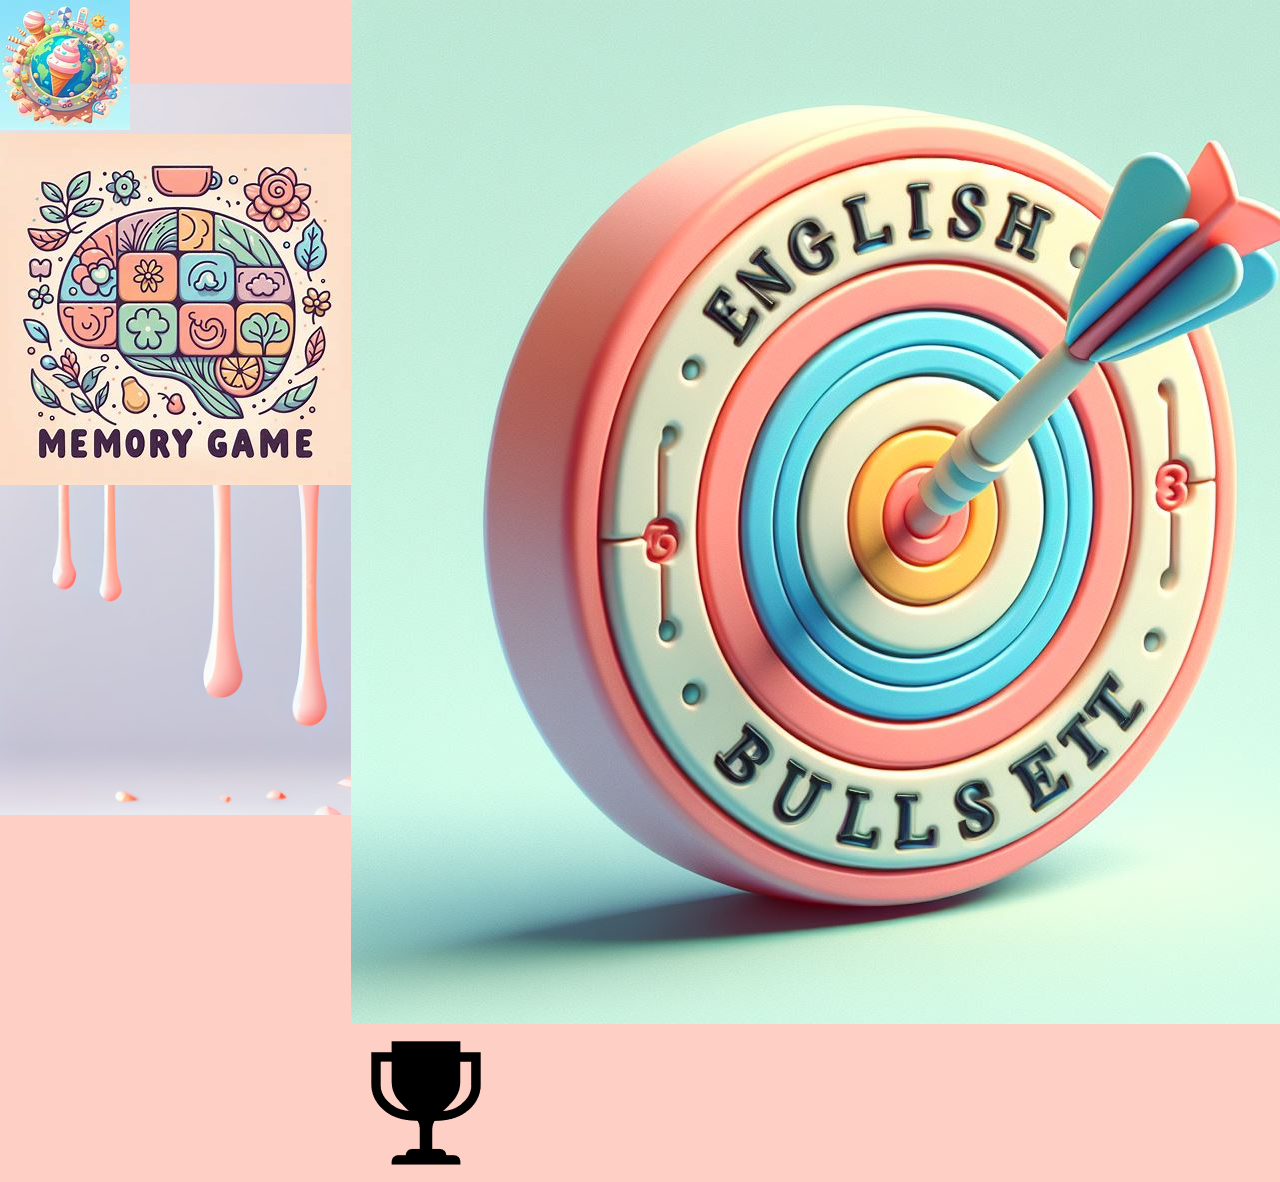
<file: pages/gameSite.html>
<!DOCTYPE html>
<html lang="en">

<head>
    <meta charset="UTF-8">
    <meta name="viewport" content="width=device-width, initial-scale=1.0">
    <title>ICE CREAM PARLOR</title>
    <link rel="stylesheet" href="../css/gameSite.css">
    <link rel="stylesheet" href="../css/style.css">
    <script src="../js/gameSite.js" defer></script>
</head>



<body class="grid-container">

    <div class="title"><img src="../assets/images/icons/welcom.png" id="title" class="title">
    </div>
    <div class="oneColum">
        <div class="Game" onclick="iceCreamGame()" ><img src="../assets/images/icons/iceCreameIcon.jpeg"></div>
        <div class="Game"><img src="../assets/images/icons/memory-game.jpeg"></div>
    </div>
    <div class="towColum">
        <div class="Game"> <img src="../assets/images/icons/bull.jpeg"></div>
        <div class="Game"><img src="../assets/images/icons/coneSilver1.png"></div>
    </div>

</body>

</html>
</file>
<file: css/style.css>
@font-face {
    font-family: 'Heebo-Regular';
    src: url('../assets/fonts/Heebo-Regular.ttf') format('truetype');
}

body {
    font-family: 'Forte';
    --yellow: #fdd22e;
    --pink: #FF95AA;
    --purple: #8F6BA4;
    --lightblue: #02CAD9;
    --dark-pink: #EC407A;
    --brown: #611c09;
    --beige: #fff4d9;
}
</file>
<file: css/index.css>
body {
  background-image: url(../assets/images/noa/1x/רקע\ לעמוד\ הראשון.png);
  background-repeat: no-repeat;
  background-size: 100vw;
  margin: 0;
  height: 100vh;
  color: var(--brown);
  display: flex;
  align-items: center;
  background-color: var(--beige);
  font-family: 'Forte';
}

h1 {
  font-size: 7em;
  font-weight: normal;
}

a {
  color: var(--brown);
  text-decoration: none;
}

a:hover {
  text-shadow: 0 0 10px #b9631b;
}

.sign-up-open,
.sign-in-open {
  border-radius: 25px;
  padding: 10px 25px;
  margin: 10px;
  font-size: larger;
}

.sign-up-open {
  color: var(--brown);
  background-color: transparent;
  border: 1px solid var(--brown);
}

.sign-in-open {
  background-color: var(--brown);
  border: 1px solid var(--brown);
  color: var(--beige);
}

.btn-sign-up,
.btn-sign-in {
  width: auto;
  position: relative;
  z-index: 1;
}

.error,
.error-in {
  color: red;
  font-size: smaller;
  font-weight: bold;
  text-align: center;
}

button:hover {
  opacity: 1;
  cursor: pointer;
}

/* Extra styles for the cancel button */
.cancelbtn {
  padding: 14px 20px;
  background-color: var(--brown);
  color: var(--beige);
}

.signupbtn {
  border: 1px solid var(--brown);
  background-color: var(--beige);
  color: var(--brown);
}

/* Float cancel and signup buttons and add an equal width */
.cancelbtn,
.signupbtn {
  width: 50%;
  margin-top: 15px;

}

/* Add padding to container elements */
.container {
  padding: 16px;
  background-color: #fff4d987;
}

/* The Modal (background) */
.modal {
  display: none;
  /* Hidden by default */
  position: fixed;
  /* Stay in place */
  z-index: 1;
  /* Sit on top */
  left: 0;
  top: 0;
  width: 100%;
  /* Full width */
  height: 100%;
  /* Full height */
  overflow: auto;
  /* Enable scroll if needed */
  align-content: center;
  background-color: #decabb69;
}

/* Modal Content/Box */
.modal-content {
  background-color: white;
  margin: auto;
  border: 1px solid var(--brown);
  width: 55%;
  height: fit-content;
}


/* Full-width input fields */
input[type=text],
input[type=password] {
  width: 95%;
  padding: 17px;
  margin: 2px 0px;
  display: inline-block;
  border: none;
  background-color: #611c0936;
}

/* Add a background color when the inputs get focus */
input[type=text]:focus,
input[type=password]:focus {
  background-color: #611c094d;
  outline: none;
}

.content {
  display: flex;
  align-items: center;
  flex-direction: column;
  width: 40%;
  position: relative;
  left: 50%;
}

.flex-row {
  display: flex;
}

button {
  font-family: 'Forte';
  opacity: 0.9;
}

hr {
  border-color: var(--brown);
}

  /* The Close Button (x) */
  .close {
    position: absolute;
    right: 35px;
    top: 15px;
    font-size: 40px;
    font-weight: bold;
    background-color: transparent;
  }
  
  .close:hover,
  .close:focus {
    cursor: pointer;
  }
</file>
<file: colors-game/index.css>
body {
    font-family: Forte, Helvetica, sans-serif;
    --other-color: rgb(211 138 44);
    --same-color: rgb(217 181 134);
    background-image:url(../assets/images/noa/1x/רקע\ לעמוד\ המשחקים.png);
    background-repeat: no-repeat;
    background-size: cover;
    background-position: center;
    margin: 0;
    background-color: rgb(255 244 217);
}



div.flex-col > div {
    background-image: url(./assets/ice-cream.png);
    background-size: 90%;
    background-repeat: no-repeat;
    background-position: center;
    background-color: var(--same-color);
    
    height: 200px;
    width: 200px;
    margin: 10px;
    border-radius: 5%;
    cursor: pointer;
    font-size: 62px;
    box-shadow: 1px 1px #771b2c;
}

.flex-col {
    display: flex;
    flex-direction: row;
}

.flex {
    display: flex;
    flex-direction: column;
    height: 100%;
    width: 100%;
    align-items:center;
}

h1 {
    text-align: center;
    font-size: 55px;
    text-shadow: 1px 1px #771b2c;
    margin-left: 33%;
}

p {
    font-weight: bold;
    color: #771b2c;
}

.header{

    display: flex;
    flex-direction: row;

  }
  
  .menu-img {
    width: 10vh;
    height: 10vh;
    border-radius: 10%;
    background-color: rgba(255, 255, 255, 0.5);
    margin-top: 0px;
    margin-left: 0px;
    cursor: pointer;
    -webkit-box-shadow: 0px 0px 5px 0px rgba(0, 0, 0, 0.75);
    -moz-box-shadow: 0px 0px 5px 0px rgba(0, 0, 0, 0.75);
    box-shadow: 0px 0px 5px 0px rgba(0, 0, 0, 0.75);
  }

  .nav-list-item {
    position: relative;
    left: 30px;
    top: 30px;
  }
</file>
<file: colors/index.css>
body {
    font-family: Forte, Helvetica, sans-serif;
    --other-color: rgb(211 138 44);
    --same-color: rgb(217 181 134);
    background-image:url(../assets/images/noa/1x/רקע\ לעמוד\ המשחקים.png);
    background-repeat: no-repeat;
    background-size: cover;
    background-position: center;
    margin: 0;
    background-color: rgb(255 244 217);
}



div.flex-col > div {
    background-image: url(./assets/ice-cream.png);
    background-size: 90%;
    background-repeat: no-repeat;
    background-position: center;
    background-color: var(--same-color);
    
    height: 200px;
    width: 200px;
    margin: 10px;
    border-radius: 5%;
    cursor: pointer;
    font-size: 62px;
    box-shadow: 1px 1px #771b2c;
}

.flex-col {
    display: flex;
    flex-direction: row;
}

.flex {
    display: flex;
    flex-direction: column;
    height: 100%;
    width: 100%;
    align-items:center;
}

h1 {
    text-align: center;
    font-size: 55px;
    text-shadow: 1px 1px #771b2c;
    margin-left: 33%;
}

p {
    font-weight: bold;
    color: #771b2c;
}

.header{

    display: flex;
    flex-direction: row;

  }
  
  .menu-img {
    width: 10vh;
    height: 10vh;
    border-radius: 10%;
    background-color: rgba(255, 255, 255, 0.5);
    margin-top: 0px;
    margin-left: 0px;
    cursor: pointer;
    -webkit-box-shadow: 0px 0px 5px 0px rgba(0, 0, 0, 0.75);
    -moz-box-shadow: 0px 0px 5px 0px rgba(0, 0, 0, 0.75);
    box-shadow: 0px 0px 5px 0px rgba(0, 0, 0, 0.75);
  }

  .nav-list-item {
    position: relative;
    left: 30px;
    top: 30px;
  }
</file>
<file: cows-and-bulls/index.css>
body {
  font-family: "Forte", "Dana Yad AlefAlefAlef Normal",
    "Fb Cursive";
  background-color: #fff4d9;
  background-image: url(../assets/images/noa/1x/רקע\ לעמוד\ המשחקים.png);
  background-size: cover;
  background-position: center;
  color: var(--other-color);
  --other-color: rgb(211 138 44);
  --same-color: rgb(217 181 134);
  display: flex;
  justify-content: center;
  align-items: center;
  min-height: 100vh;
  margin: 0;
}

.con>div {
  border: 2px solid var(--other-color);
  border-radius: 100%;
  height: 40px;
  width: 40px;
  margin: 10px;
  box-shadow: 2px 2px var(--other-color);
  cursor: pointer;
  background-size: contain;
}

.con {
  display: flex;
  align-items: center;
  justify-content: center;
}


.lightyellow {
  background-color: lightyellow;
  background-image: url(./images/yellow.png);
}

.lightgreen {
  background-color: #dffff5;
  background-image: url(./images/green.png);
}

.lightblue {
  background-color: #d1e5ec;
  background-image: url(./images/blue.png);
}

.lightpurple {
  background-color: rgb(233 209 236);
  background-image: url(./images/purple.png);
}

.lightpink {
  background-color: lightpink;
  background-image: url(./images/pink.png);
}

.lightgray {
  background-color: lightgray;
  background-image: url(./images/brown.png);
}


.last,
.last>td {
  border-bottom: 0px;
}

.container {
  border: 2px solid var(--other-color);
  box-shadow: 3px 3px var(--other-color);
  width: fit-content;
  padding: 20px;
  margin: auto;
}

.point {
  width: 17px;
  height: 17px;
  border-radius: 100%;
  background-color: var(--other-color);
  margin: 1px;
}

.points {
  display: grid;
  grid-template-columns: 20px 20px;
  grid-template-rows: 20px 20px;
  align-items: center;
  align-content: stretch;
  margin-left: 15px;
  opacity: 0.5;
  cursor: not-allowed;
}

.row {
  display: flex;
  align-items: center;
}

h1 {
  text-align: center;
  text-transform: capitalize;
  font-weight: normal;
  font-size: 45px;
  margin-bottom: 10px;
  margin-left: 35%;
}

#message {
  text-align: center;
  font-size: 20px;
  margin: 0;
  visibility: hidden;
}

.winM {
  text-align: center;
  font-size: 150px;
}

.winM:hover {
  /* Start the shake animation and make the animation last for 0.5 seconds */
  animation: shake 0.5s;

  /* When the animation is finished, start again */
  animation-iteration-count: infinite;
}

@keyframes shake {
  0% {
    transform: translate(1px, 1px) rotate(0deg);
  }

  10% {
    transform: translate(-1px, -2px) rotate(-1deg);
  }

  20% {
    transform: translate(-3px, 0px) rotate(1deg);
  }

  30% {
    transform: translate(3px, 2px) rotate(0deg);
  }

  40% {
    transform: translate(1px, -1px) rotate(1deg);
  }

  50% {
    transform: translate(-1px, 2px) rotate(-1deg);
  }

  60% {
    transform: translate(-3px, 1px) rotate(0deg);
  }

  70% {
    transform: translate(3px, 1px) rotate(-1deg);
  }

  80% {
    transform: translate(-1px, -1px) rotate(1deg);
  }

  90% {
    transform: translate(1px, 2px) rotate(0deg);
  }

  100% {
    transform: translate(1px, -2px) rotate(-1deg);
  }
}

.header {

  display: flex;
  flex-direction: row;
}

.menu-img {
  width: 10vh;
  height: 10vh;
  border-radius: 10%;
  background-color: rgba(255, 255, 255, 0.5);
  margin-top: 0px;
  margin-left: 0px;
  cursor: pointer;
  -webkit-box-shadow: 0px 0px 5px 0px rgba(0, 0, 0, 0.75);
  -moz-box-shadow: 0px 0px 5px 0px rgba(0, 0, 0, 0.75);
  box-shadow: 0px 0px 5px 0px rgba(0, 0, 0, 0.75);
}
</file>
<file: ice-cream-parlor/css/index.css>
* {
  box-sizing: border-box;
}

body {
  background-image: url(../assets/images/background.jpg);
  background-repeat: no-repeat;
  background-size: 100vw;
  margin: 0;
  height: 100vh;
  color: #293946;
  background-color: #fecfc5;
  background-position: center;
  overflow: hidden;
}

::-webkit-scrollbar {
  width: 5px;
}

.grid-container {
  display: grid;
  grid-template-columns: 1fr 1fr 1fr 1fr 1fr;
  grid-template-rows: 1fr 1fr 1fr;
  position: relative;
  z-index: -1;
}

.ice-cream-container1, .ice-cream-container2, .ice-cream-container3 {
  display: flex;
  flex-direction: column-reverse;
  align-items: center;
  width: 80px;
  padding: 4px;
  background-color: #fee8e1;
  border-radius: 20px;
  box-shadow: 2px 2px #00000040;
  position: relative;
  left: 100px;
  top: 10px;
}

img {
  width: 40px;
  height: auto;
  margin-bottom: -20px;
}

.decoration {
  width: 30px;
  height: auto;
  margin-bottom: -14px;
}


/*עיצוב השלוש קווים של התפריט*/
.container1 {
  display: inline-block;
  position: relative;
  top: 10px;
  cursor: pointer;
}

.bar1,
.bar2,
.bar3 {
  width: 60px;
  height: 9px;
  background-color: #333;
  margin: 6px 0;
  transition: 0.4s;
}




/* On smaller screens, where height is less than 450px, change the style of the sidenav (less padding and a smaller font size) */
@media screen and (max-height: 450px) {
  .sidenav {
    padding-top: 15px;
  }

  .sidenav a {
    font-size: 18px;
  }
}

/* Rotate first bar */
.change .bar1 {
  -webkit-transform: rotate(-45deg) translate(-9px, 6px);
  transform: rotate(-43deg) translate(-8px, 7px);
}

/* Fade out the second bar */
.change .bar2 {
  opacity: 0;
}

/* Rotate last bar */
.change .bar3 {
  -webkit-transform: rotate(45deg) translate(-8px, -8px);
  transform: rotate(45deg) translate(-15px, -12px)
}

.hidden {
  display: none;
}

.hidden1 {
  display: none;
}

.buttonNav {
  background: none;
  border: none;
  padding: unset;

}

.menu-img {
  width: 6.5vh;
  height: 6.5vh;
  border-radius: 10%;
  background-color: rgba(255, 255, 255, 0.5);
  margin: 0.8vh;

  cursor: pointer;
  -webkit-box-shadow: 0px 0px 5px 0px rgba(0, 0, 0, 0.75);
  -moz-box-shadow: 0px 0px 5px 0px rgba(0, 0, 0, 0.75);
  box-shadow: 0px 0px 5px 0px rgba(0, 0, 0, 0.75);
}

.a_menu-container {
  display: inline-grid;
}

.music {
  font-size: 20px;
  font: bold 20px;
}

/* The container <div> - needed to position the dropdown content */
.dropdown {
  position: relative;
  display: inline-block;
}

/* Dropdown Content (Hidden by Default) */
.dropdown-content {
  display: none;
  position: absolute;
  min-width: 160px;
  z-index: 1;
}

.ice-cream-elements {
  display: flex;
  flex-direction: row;
  justify-content: center;
}

.flex-row {
  display: flex;
  flex-direction: row;

}

.cardsAndNav {
  display: flex;
  grid-area: 1 / 1 / -1 / 2;
}

div {
  display: block;
  unicode-bidi: isolate;
}

div.nav-list {
  width: 60px;
}

.show {
  display: block;
}

.modal-content {
  background-image: url('../assets/images/icons/backGroundAll.png');
  background-repeat: no-repeat;
  background-position: center;
  background-size: cover;
 
  margin: 15% auto;
  padding: 20px;
  border: 1px solid #888;
  width: 80%;
  text-align: right;
  font-size: 25px;
  font-family: 'Trebuchet MS', 'Lucida Sans Unicode', 'Lucida Grande', 'Lucida Sans', Arial, sans-serif;
  color: #111;
}
.modal-content p{
  text-align: center;
}

.modal-header {
  padding: 2px 16px;
  color: white;
  text-align: center;
}

.elements-btn {
  height: 60px;
  width: 60px;
  background-color: #fd8182;
  border-radius: 10px;
  margin-left: 5px;
  box-shadow: 2px 2px #00000040;
  cursor: pointer;
  text-align: center;
  font-size: 30px;
}

/* האיקס לסגירת דף הוראות משחק */
.close {
  color: #aaaaaa;
  float: right;
  font-size: 28px;
  font-weight: bold;

}

/* האיקס לסגירת דף הוראות משחק */
.close:hover,
.close:focus {
  color: rgb(249, 238, 238);
  text-decoration: none;
  cursor: pointer;
}

.closeFinish {
  color: #73a0e1;
  float: right;
  font-size: 35px;
  font-weight: bold;
  margin-top: 1%;
  margin-right: 3%;

}

/* האיקס לסגירת דף הוראות משחק */
.closeFinish:hover,
.closeFinish:focus {
  color: black;
  text-decoration: none;
  cursor: pointer;
}

/*  דף הוראות משחק */
.modal {
  display: none;
  position: fixed;
  z-index: 1;
  left: 0;
  top: 0;
  width: 100%;
  height: 100%;
  overflow: auto;
  background-color: rgb(0, 0, 0);
  background-color: rgba(0, 0, 0, 0.4);

}


.def {
  text-align: center;
  margin-top: 7px;
  margin-bottom: 7px;
}

#selectionDef {
  border-radius: 10%;
  background-color: rgba(255, 255, 255, 0.5);
  color: #111;
  margin: 0.8vh;
  cursor: pointer;
  -webkit-box-shadow: 0px 0px 5px 0px rgba(0, 0, 0, 0.75);
  -moz-box-shadow: 0px 0px 5px 0px rgba(0, 0, 0, 0.75);
  box-shadow: 0px 0px 5px 0px rgba(0, 0, 0, 0.75);
}



/* גביעי הצלחה */
.coneWin-elements {
  height: auto;
  width: 60px;
}

.flexCone-col {
  display: flex;
  flex-direction: column;
}

.flexCone-row {
  display: flex;
  margin-right: 0px;
  grid-area: 1/4/1/6;
  flex-direction: row;
  justify-content: flex-end;
}

.elements-icon {
  width: 100%;
  height: auto;
}

.flex-col {
  display: flex;
  flex-direction: column;
}

.none {
  display: none;
}

.elements {
  background-color: #feb5ae;
  border-radius: 10px;
  height: fit-content;
  width: 60px;
  margin-left: 5px;
  margin-top: 5px;
  border-radius: 10px;
  box-shadow: 2px 2px #00000040;
}

.elements-images {
  width: 100%;
  height: 100%;
  margin-bottom: 0px;
  border: 1px solid #fd8182;
  cursor: pointer;
}

.border-radius-top {
  border-radius: 10px 10px 0px 0px
}

.border-radius-bottom {
  border-radius: 0px 0px 10px 10px
}

.created-container {
  display: flex;
  flex-direction: column-reverse;
  width: fit-content;
  align-items: center;
  position: relative;
  bottom: 80px;
}

.start {
  display: flex;
  flex-direction: row;

}

.iconStart {
  margin-top: 5px;

}

.grid {
  grid-area: 1 / 2 / -1 / 4;
  margin-top: 55px;
  margin-left: 155px;
}

.built-ice-cream {
  width: 35px;
  height: auto;
  margin-bottom: -16px;
}

.built-decoration {
  width: 20px;
  height: auto;
  margin-bottom: -9px;
}

.cone {
  margin-bottom: 0px !important;
}

.person1, .person2, .person3 {
  width: auto;
  height: 250px;
  position: relative;
}

@keyframes enter1 {
  0% {
    transform: translate(0px, 0px);
  }

  100% {
    transform: translate(45vw, 0px);
  }

}

@keyframes enter2 {
  0% {
    transform: translate(0px, 0px);
  }

  100% {
    transform: translate(60vw, 0px);
  }

}

@keyframes enter3 {
  0% {
    transform: translate(0px, 0px);
  }

  100% {
    transform: translate(20vw, 0px);
  }

}

@keyframes out1 {
  0% {
    transform: translate(45vw, 0px);
  }

  100% {
    transform: translate(calc(100vw + 100px), 0px);
  }

}

@keyframes out2 {
  0% {
    transform: translate(60vw, 0px);
  }

  100% {
    transform: translate(calc(100vw + 100px), 0px);
  }

}

@keyframes out3 {
  0% {
    transform: translate(20vw, 0px);
  }

  100% {
    transform: translate(calc(100vw + 100px), 0px);
  }

}

.person1, .person2, .person3, .ice-cream-container1, .ice-cream-container2, .ice-cream-container3,
.timer-container1, .timer-container2, .timer-container3 {
  animation-duration: 3s;
  animation-fill-mode: forwards;
  margin-bottom: 0px;
  position: relative;
  bottom: 25px;
}

.person1, .ice-cream-container1, .timer-container1 {
  animation-name: enter1;
}

.person2, .ice-cream-container2, .timer-container2 {
  animation-name: enter2;
}

.person3, .ice-cream-container3, .timer-container3 {
  animation-name: enter3;
}

.out1, .out2, .out3 {
  animation-delay:  1s;
  animation-fill-mode: both;
}

.out1 {
  animation-name: out1;
  animation-duration: 3s;
}

.out2 {
  animation-name: out2;
  animation-duration: 2s;
}

.out3 {
  animation-name: out3;
  animation-duration: 4s;
}

.contain-person1, .contain-person2, .contain-person3 {
  position: relative;
  top: calc(100% - 400px);
  grid-area: 3/1/3/6;
  z-index: -1;
  height: 0px;
}

.money {
  font-family: 'Trebuchet MS', 'Lucida Sans Unicode', 'Lucida Grande', 'Lucida Sans', Arial, sans-serif;
  font-size: larger;
  text-align: center;
  width: fit-content;
}

.nextLevel-content {
  background-image: url(../assets/images/icons/win1.png);
  background-repeat: no-repeat;
  background-position: center;
  background-size: cover;
  width: 950px;
  height: 532px;
  border-radius: 10px;
  display: none;
  z-index: 11;
  overflow: auto;
  position: relative;
  top: 10%;
  margin: auto;
  box-shadow: 3px 3px #d7bdd6cc;

}

.allDatailOfWin {
  display: flex;
  flex-direction: row;
}

.titleOfWin {
  display: flex;
  flex-direction: column;
  text-align: left;
  font-weight: bolder;
  position: relative;
  font-size: larger;
  left: 7%;
  top: 25px;
}

.datailOfWin {
  display: flex;
  flex-direction: column;
}



/* //animation of the add score */
@keyframes slowFloatUp {
  0% {
    transform: translateY(0);
    opacity: 1;
  }

  100% {
    transform: translateY(-200px);
    opacity: 0;
  }
}

.floating-text1 {
  font-weight: bold;
  position: absolute;
  animation: slowFloatUp 2s ease-in-out forwards;
  color: #111;
  font-size: 15px;
  width: 200px;
  margin: auto;
  text-align: end;
}

#score {
  position: relative;
}

.timer-container1, .timer-container2, .timer-container3 {
  width: 20px;
  height: 250px;
  background-color: #f98c79;
  border: 1px solid #f98c79;
  margin-bottom: 0px;
  position: relative;
  bottom: 25px;
}

.timer {
  width: 100%;
  background-color: #fee7d5;
}

.floating-text1,
.money {
  grid-area: 1 / 3/ 1 / 5;
  height: 20px;
  position: relative;
  top: calc(100% - 270px);
  font-weight: bold;
  margin: auto;
}

.win-page {
  grid-area: 1/1/-1/-1;
  display: none;
  background-color: #809fda82;
  z-index: 10;
}

.btn-next-level, .btn-exit {
  width: 100px;
  height: 35px;
  background-color: #b59ee7;
  border: 0px;
  border-radius: 5px;
  position: relative;
  left: 62px;
  top: 150px;
  box-shadow: 2px 2px #b89be7b0;
  cursor: pointer;
}

.btn-next-level {
  margin-left: 10px;
}

p, h3 {
  text-align: center;
  font-weight: bolder;
}

.win-text {
  text-align: left;
}

.win-text-guest {
  position: relative;
    top: 70px;
    color: #7d5fff;
}
</file>
<file: memory/index.css>
body {
  font-family: "Edwardian Script ITC";
  background-color: #fff4d9;
  color: #fa998e;
  background-image: url(./images/רקע\ לעמוד\ המשחקים.png);
  background-size: cover;
  margin: 0;
}

.container {
  display: flex;
  flex-wrap: wrap;
  margin: auto;
  justify-content: center
}

h1 {
  text-align: center;
  font-size: 80px;
  margin-left: 35%;
}

span {
  color: #fa998e;
  cursor: pointer;
}

p {
  text-align: center;
  font-size: 45px;
}


.winM {
  text-align: center;
  font-size: 150px;
}

.winM:hover {
  /* Start the shake animation and make the animation last for 0.5 seconds */
  animation: shake 0.5s;

  /* When the animation is finished, start again */
  animation-iteration-count: infinite;
}

@keyframes shake {
  0% {
    transform: translate(1px, 1px) rotate(0deg);
  }

  10% {
    transform: translate(-1px, -2px) rotate(-1deg);
  }

  20% {
    transform: translate(-3px, 0px) rotate(1deg);
  }

  30% {
    transform: translate(3px, 2px) rotate(0deg);
  }

  40% {
    transform: translate(1px, -1px) rotate(1deg);
  }

  50% {
    transform: translate(-1px, 2px) rotate(-1deg);
  }

  60% {
    transform: translate(-3px, 1px) rotate(0deg);
  }

  70% {
    transform: translate(3px, 1px) rotate(-1deg);
  }

  80% {
    transform: translate(-1px, -1px) rotate(1deg);
  }

  90% {
    transform: translate(1px, 2px) rotate(0deg);
  }

  100% {
    transform: translate(1px, -2px) rotate(-1deg);
  }
}

.flip-card {
  background-color: transparent;
  width: 220px;
  height: 170px;
  perspective: 1000px;
}

.flip-card-inner {
  position: relative;
  width: 150px;
  height: 150px;
  text-align: center;
  transition: transform 0.6s;
  transform-style: preserve-3d;
  box-shadow: 0 4px 8px 0 rgba(0, 0, 0, 0.2);
  border-radius: 5%;
}

.show .flip-card-inner {
  transform: rotateY(180deg);
}

.flip-card-front,
.flip-card-back {
  position: absolute;
  width: 150px;
  height: 150px;
  -webkit-backface-visibility: hidden;
  backface-visibility: hidden;
}

.flip-card-front {
  background-color: #fa998e;
  border-radius: 5%;
}

.flip-card-back {
  transform: rotateY(180deg);
}

.flip-card img {
  height: 100%;
  width: 100%;
  border-radius: 5%;
  border: 3px solid;
}


/* sidebar */

#my-sidenav li {
  background-color: #fa998e;
  position: absolute;
  color: transparent;
  box-shadow: 0 4px 8px 0 rgba(0, 0, 0, 0.2);
  z-index: 1;
  left: -80px;
  transition: left 0.3s, color 1s;
  padding: 10px;
  width: 100px;
  text-decoration: none;
  font-size: 30px;
  border-radius: 0 5px 5px 0;
  cursor: pointer;
}

a {
  color: unset;
  text-decoration: none;
}

#my-sidenav li:hover {
  left: 0;
  color: white;
}

#easy {
  top: 20px;
}

#medium {
  top: 80px;
}

#hard {
  top: 140px;
}

#very-hard {
  top: 200px;
}

#all-cards {
  top: 260px;
}

#new-game {
  top: 320px;
}

/* overlay */

.overlay {
  position: fixed;
  width: 100%;
  height: 100%;
  top: 0;
  left: 0;
  right: 0;
  bottom: 0;
  background-color: rgba(0, 0, 0, 0.5);
  z-index: 2;
  cursor: pointer;
  display: flex;
  justify-content: center;
  align-items: center;
}

.hide {
  display: none !important;
}

#example img {
  height: 60%;
  width: auto;
}

#win {
  background-image: url(./images/רקע\ לעמוד\ המשחקים.png);
  background-repeat: no-repeat;
  background-size: cover;
}

.good {
  color:  #db095f;
  transition: 1s;
}


.header{

  display: flex;
  flex-direction: row;
  justify-content: space-between;

}

.menu-img {
  width: 10vh;
  height: 10vh;
  border-radius: 10%;
  background-color: rgba(255, 255, 255, 0.5);
  margin-top: 30px;
margin-right: 30px;
  cursor: pointer;
  -webkit-box-shadow: 0px 0px 5px 0px rgba(0, 0, 0, 0.75);
  -moz-box-shadow: 0px 0px 5px 0px rgba(0, 0, 0, 0.75);
  box-shadow: 0px 0px 5px 0px rgba(0, 0, 0, 0.75);
}
</file>
<file: css/menu.css>
* {
    box-sizing: border-box;
}

body {
    background-image: url(../assets/images/noa/1x/רקע\ לעמוד\ המשחקים.png);
    background-repeat: no-repeat;
    background-size: 100vw;
    margin: 0;
    color: var(--brown);
    background-color: var(--beige);
}

h1 {
    text-align: center;
    font-size: 7em;
    font-weight: normal;
    margin: 0;
}

.game img {
    position: relative;
    width: 65%;
    height: auto;
    transition: transform 0.3s ease;
    z-index: 1;
    display: block;
}

/* .game img:hover {
    transform: scale(1.05);
    display: block;
} */

::-webkit-scrollbar {
    width: 0px;
}

h2 {
    /* font-size: 45px; */
    color: #e63a80;
}

.title {
    display: flex;
    flex-direction: column;
    align-items: center;
}

.home {
    display: flex;
    align-items: center;
    height: 97vh;
    justify-content: center;
}

.twoColum, .oneColum {
    position: relative;
    left: 5%;
}

.ice-cream {
    left: 155px;
    top: 50px;
}

.colors {
    right: 155px;
    top: 50px;
}
</file>
<file: css/our-games.css>
* {
    box-sizing: border-box;
}

body {
    background-image: url(../assets/images/noa/1x/רקע\ לעמוד\ המשחקים.png);
    background-repeat: no-repeat;
    background-size: 100vw;
    margin: 0;
    color: var(--brown);
    background-color: var(--beige);
}

h1 {
    text-align: center;
    font-size: 7em;
    font-weight: normal;
    margin: 0;
}

.game img {
    position: relative;
    width: 65%;
    height: auto;
    transition: transform 0.3s ease;
    z-index: 1;
    display: block;
}

/* .game img:hover {
    transform: scale(1.05);
    display: block;
} */

::-webkit-scrollbar {
    width: 0px;
}

h2 {
    /* font-size: 45px; */
    color: #e63a80;
}

.title {
    display: flex;
    flex-direction: column;
    align-items: center;
}

.home {
    display: flex;
    align-items: center;
    height: 97vh;
    justify-content: center;
}

.twoColum, .oneColum {
    position: relative;
    left: 5%;
}

.ice-cream {
    left: 155px;
    top: 50px;
}

.colors {
    right: 155px;
    top: 50px;
}
</file>
<file: css/game.css>
* {
  box-sizing: border-box;
}

body {
  background-image: url(../assets/images/game_background.jpg);
  background-repeat: no-repeat;
  background-size: 100vw;
  margin: 0;
  height: 100vh;
  color: black;
  background-color: #fecfc5;
  background-position: center;
}

::-webkit-scrollbar {
  width: 5px;
}

.grid-container {
  display: grid;
  grid-template-columns: 1fr 1fr 1fr 1fr 1fr;
  grid-template-rows: 1fr 1fr 1fr;
  position: relative;
  z-index: -1;
}

.ice-cream-container1, .ice-cream-container2, .ice-cream-container3 {
  display: flex;
  flex-direction: column-reverse;
  align-items: center;
  width: 80px;
  padding: 4px;
  background-color: #fee8e1;
  border-radius: 20px;
  box-shadow: 2px 2px #00000040;
  position: relative;
  left: 100px;
  top: 25px;
}

img {
  width: 40px;
  height: auto;
  margin-bottom: -20px;
}

.decoration {
  width: 30px;
  height: auto;
  margin-bottom: -14px;
}


/*עיצוב השלוש קווים של התפריט*/
.container1 {
  display: inline-block;
  position: relative;
  top: 10px;
  cursor: pointer;
}

.bar1,
.bar2,
.bar3 {
  width: 60px;
  height: 9px;
  background-color: #333;
  margin: 6px 0;
  transition: 0.4s;
}

.sidenav {
  height: 100%;
  /* 100% Full-height */
  width: 0;
  /* 0 width - change this with JavaScript */
  position: fixed;
  /* Stay in place */
  z-index: 1;
  /* Stay on top */
  top: 0;
  /* Stay at the top */
  left: 0;
  background-color: #111;
  /* Black*/
  overflow-x: hidden;
  /* Disable horizontal scroll */
  padding-top: 60px;
  /* Place content 60px from the top */
  transition: 0.5s;
  /* 0.5 second transition effect to slide in the sidenav */
}

/* When you mouse over the navigation links, change their color */
.sidenav a:hover {
  color: #f0ba18;
}

.sidenav a {
  color: white;
}

/* Position and style the close button (top right corner) */
.sidenav .closebtn {
  position: absolute;
  top: 0;
  right: 25px;
  font-size: 36px;
  margin-left: 50px;
}


/* On smaller screens, where height is less than 450px, change the style of the sidenav (less padding and a smaller font size) */
@media screen and (max-height: 450px) {
  .sidenav {
    padding-top: 15px;
  }

  .sidenav a {
    font-size: 18px;
  }
}

/* Rotate first bar */
.change .bar1 {
  -webkit-transform: rotate(-45deg) translate(-9px, 6px);
  transform: rotate(-43deg) translate(-8px, 7px);
}

/* Fade out the second bar */
.change .bar2 {
  opacity: 0;
}

/* Rotate last bar */
.change .bar3 {
  -webkit-transform: rotate(45deg) translate(-8px, -8px);
  transform: rotate(45deg) translate(-15px, -12px)
}

.hidden {
  display: none;
}

.hidden1 {
  display: none;
}

.buttonNav {
  background: none;
  border: none;
  padding: unset;

}

.menu-img {
  width: 6.5vh;
  height: 6.5vh;
  border-radius: 10%;
  background-color: rgba(255, 255, 255, 0.5);
  margin: 0.8vh;

  cursor: pointer;
  -webkit-box-shadow: 0px 0px 5px 0px rgba(0, 0, 0, 0.75);
  -moz-box-shadow: 0px 0px 5px 0px rgba(0, 0, 0, 0.75);
  box-shadow: 0px 0px 5px 0px rgba(0, 0, 0, 0.75);
}

.a_menu-container {
  display: inline-grid;
}

.music {
  font-size: 20px;
  font: bold 20px;
}

/* The container <div> - needed to position the dropdown content */
.dropdown {
  position: relative;
  display: inline-block;
}

/* Dropdown Content (Hidden by Default) */
.dropdown-content {
  display: none;
  position: absolute;
  min-width: 160px;
  z-index: 1;
}

.ice-cream-elements {
  display: flex;
  flex-direction: row;
  justify-content: center;
}

.flex-row {
  display: flex;
  flex-direction: row;

}

.cardsAndNav {
  display: flex;
  grid-area: 1 / 1 / -1 / 2;
}

div {
  display: block;
  unicode-bidi: isolate;
}

div.nav-list {
  width: 60px;
}

.show {
  display: block;
}

.modal-content {
  background-color: #fefefe;
  margin: 15% auto;
  padding: 20px;
  border: 1px solid #888;
  width: 80%;
  text-align: right;
  font-size: 25px;
  font-family: 'Trebuchet MS', 'Lucida Sans Unicode', 'Lucida Grande', 'Lucida Sans', Arial, sans-serif;
  color: #111;
}

.modal-header {
  padding: 2px 16px;
  background-color: #971699;
  color: white;
}

.elements-btn {
  height: 60px;
  width: 60px;
  background-color: #fd8182;
  border-radius: 10px;
  margin-left: 5px;
  box-shadow: 2px 2px #00000040;
  cursor: pointer;
  text-align: center;
  font-size: 30px;
}

/* האיקס לסגירת דף הוראות משחק */
.close {
  color: #aaaaaa;
  float: right;
  font-size: 28px;
  font-weight: bold;

}

/* האיקס לסגירת דף הוראות משחק */
.close:hover,
.close:focus {
  color: rgb(249, 238, 238);
  text-decoration: none;
  cursor: pointer;
}

.closeFinish {
  color: #73a0e1;
  float: right;
  font-size: 35px;
  font-weight: bold;
  margin-top: 1%;
  margin-right: 3%;

}

/* האיקס לסגירת דף הוראות משחק */
.closeFinish:hover,
.closeFinish:focus {
  color: black;
  text-decoration: none;
  cursor: pointer;
}

/*  דף הוראות משחק */
.modal {
  display: none;
  position: fixed;
  z-index: 1;
  left: 0;
  top: 0;
  width: 100%;
  height: 100%;
  overflow: auto;
  background-color: rgb(0, 0, 0);
  background-color: rgba(0, 0, 0, 0.4);

}


.def {
  text-align: center;
  margin-top: 7px;
  margin-bottom: 7px;
}

#selectionDef {
  border-radius: 10%;
  background-color: rgba(255, 255, 255, 0.5);
  color: #111;
  margin: 0.8vh;
  cursor: pointer;
  -webkit-box-shadow: 0px 0px 5px 0px rgba(0, 0, 0, 0.75);
  -moz-box-shadow: 0px 0px 5px 0px rgba(0, 0, 0, 0.75);
  box-shadow: 0px 0px 5px 0px rgba(0, 0, 0, 0.75);
}

/* גביעי הצלחה */
.coneWin-elements {
  height: auto;
  width: 60px;
}

.flexCone-col {
  display: flex;
  flex-direction: column;
}

.flexCone-row {
  display: flex;
  margin-right: 0px;
  grid-area: 1/4/1/6;
  flex-direction: row;
  justify-content: flex-end;
}

.elements-icon {
  width: 100%;
  height: auto;
}

.flex-col {
  display: flex;
  flex-direction: column;
}

.none {
  display: none;
}

.elements {
  background-color: #feb5ae;
  border-radius: 10px;
  height: fit-content;
  width: 60px;
  margin-left: 5px;
  margin-top: 5px;
  border-radius: 10px;
  box-shadow: 2px 2px #00000040;
}

.elements-images {
  width: 100%;
  height: 100%;
  margin-bottom: 0px;
  border: 1px solid #fd8182;
  cursor: pointer;
}

.border-radius-top {
  border-radius: 10px 10px 0px 0px
}

.border-radius-bottom {
  border-radius: 0px 0px 10px 10px
}

.created-container {
  display: flex;
  flex-direction: column-reverse;
  width: fit-content;
  align-items: center;
  position: relative;
  bottom: 80px;
}

.start {
  display: flex;
  flex-direction: row;

}

.iconStart {
  margin-top: 5px;

}

.grid {
  grid-area: 1 / 2 / -1 / 4;
  margin-top: 55px;
  margin-left: 155px;
}

.built-ice-cream {
  width: 35px;
  height: auto;
  margin-bottom: -16px;
}

.built-decoration {
  width: 20px;
  height: auto;
  margin-bottom: -9px;
}

.cone {
  margin-bottom: 0px !important;
}

.person1, .person2, .person3 {
  width: auto;
  height: 250px;
  position: relative;
}

@keyframes enter1 {
  0% {
    transform: translate(0px, 0px);
  }

  100% {
    transform: translate(40vw, 0px);
  }

}

@keyframes enter2 {
  0% {
    transform: translate(0px, 0px);
  }

  100% {
    transform: translate(60vw, 0px);
  }

}

@keyframes enter3 {
  0% {
    transform: translate(0px, 0px);
  }

  100% {
    transform: translate(20vw, 0px);
  }

}

@keyframes out1 {
  0% {
    transform: translate(40vw, 0px);
  }

  100% {
    transform: translate(calc(100vw + 100px), 0px);
  }

}

@keyframes out2 {
  0% {
    transform: translate(60vw, 0px);
  }

  100% {
    transform: translate(calc(100vw + 100px), 0px);
  }

}

@keyframes out3 {
  0% {
    transform: translate(20vw, 0px);
  }

  100% {
    transform: translate(calc(100vw + 100px), 0px);
  }

}

.person1, .person2, .person3, .ice-cream-container1, .ice-cream-container2, .ice-cream-container3 {
  animation-duration: 3s;
  animation-fill-mode: forwards;
  margin-bottom: 0px;
  position: relative;
  bottom: 25px;}

.person1, .ice-cream-container1 {
  animation-name: enter1;
}

.person2, .ice-cream-container2 {
  animation-name: enter2;
}

.person3, .ice-cream-container3 {
  animation-name: enter3;
}

.out1, .out2, .out3 {
  animation-delay:  2s;
  animation-fill-mode: both;
}

.out1 {
  animation-name: out1;
  animation-duration: 3s;
}

.out2 {
  animation-name: out2;
  animation-duration: 2s;
}

.out3 {
  animation-name: out3;
  animation-duration: 4s;
}

.contain-person1, .contain-person2, .contain-person3 {
  position: relative;
  top: calc(100% - 400px);
  grid-area: 3/1/3/6;
  z-index: -1;
  height: 0px;
}

.money {
  font-family: 'Trebuchet MS', 'Lucida Sans Unicode', 'Lucida Grande', 'Lucida Sans', Arial, sans-serif;
  font-size: larger;
  text-align: center;
  width: fit-content;
}

.table-final td {
  color: #fd8182;
  -webkit-box-shadow: 0px 0px 5px 0px rgba(0, 0, 0, 0.75);
  -moz-box-shadow: 0px 0px 5px 0px rgba(0, 0, 0, 0.75);
  box-shadow: 0px 0px 5px 0px rgba(0, 0, 0, 0.75);
  width: 200px;
  height: 50px;
  background-color: rgb(0, 0, 150, 0.5);

}


.table-final {
  -webkit-box-shadow: 0px 0px 5px 0px rgba(0, 0, 0, 0.75);
  -moz-box-shadow: 0px 0px 5px 0px rgba(0, 0, 0, 0.75);
  box-shadow: 0px 0px 5px 0px rgba(0, 0, 0, 0.75);
  border-radius: 20px;
  border: 400px;
  margin-left: 16%;
  margin-top: 35%;

}

.nextLevel-content {
  background-image: url(../assets/images/icons/win1.png);
  background-repeat: no-repeat;
  background-position: center;
  background-size: cover;
  width: 950px;
  height: 532px;
  border-radius: 10px;
  display: none;
  z-index: 11;
  overflow: auto;
  position: relative;
  top: 10%;
  margin: auto;
  box-shadow: 3px 3px #d7bdd6cc;

}

.allDatailOfWin {
  display: flex;
  flex-direction: row;
}

.titleOfWin {
  display: flex;
  flex-direction: column;
  text-align: left;
  font-weight: bolder;
  position: relative;
  font-size: larger;
  left: 7%;
  top: 25px;
}

.datailOfWin {
  display: flex;
  flex-direction: column;
}



/* //animation of the add score */
@keyframes slowFloatUp {
  0% {
    transform: translateY(0);
    opacity: 1;
  }

  100% {
    transform: translateY(-200px);
    opacity: 0;
  }
}

.floating-text1 {
  font-weight: bold;
  position: absolute;
  animation: slowFloatUp 2s ease-in-out forwards;
  color: #111;
  font-size: 15px;
  width: 200px;
  margin: auto;
  text-align: end;
}

#score {
  position: relative;
}

#myProgress {
  width: 40px;
  height: 540px;
  background-color: #f98c79;
  border: 1px solid #f98c79;
  grid-area: 1/5/-1/5;
  position: relative;
  left: calc(100% - 85px);
  top: calc(100% - 600px);
}

#myBar {
  width: 100%;
  background-color: #fee7d5;
}

.floating-text1,
.money {
  grid-area: 1 / 3/ 1 / 5;
  height: 20px;
  position: relative;
  top: calc(100% - 270px);
  font-weight: bold;
  margin: auto;
}

.win-page {
  grid-area: 1/1/-1/-1;
  display: none;
  background-color: #809fda82;
  z-index: 10;
}

.btn-next-level, .btn-exit {
  width: 100px;
  height: 35px;
  background-color: #b59ee7;
  border: 0px;
  border-radius: 5px;
  position: relative;
  left: 62px;
  top: 25px;
  box-shadow: 2px 2px #b89be7b0;
  cursor: pointer;
}

.btn-next-level {
  margin-left: 10px;
}
</file>
<file: css/gameSite.css>
* {
  box-sizing: border-box;
}

body {
  background-image: url(../assets/images/home-background.jpeg);
  background-repeat: no-repeat;
  background-size: 100vw;
  margin: 0;
  height: 100vh;
  color: black;
  background-color: #fecfc5;
  background-position: center;
}

.grid-container {
  display: grid;
  grid-template-columns: 1fr 1fr 1fr 1fr 1fr;
  grid-template-rows: 1fr 1fr 1fr 1fr;
  position: relative;
  z-index: -1;
}

.title {
  height: 50px;
  width: 700px;
  grid-area: 1/2/4/5;
  position: absolute;
  transform: translate(-50%, -50%);

  width: 100%;
  height: 100%;
  animation: slideImage 1s ease forwards;
}

@keyframes slideImage {
  0% {
    transform: translateY(-100%);
  }

  100% {
    transform: translateY(0);
  }
}

.game img {
  position: relative;
  width: 20vh;
  height: 20vh;
  border-radius: 10%;
  box-shadow: 0px 0px 5px 0px rgba(0, 0, 0, 0.75);
  transition: transform 0.3s ease;
  /* overflow-clip-margin: content-box;
    overflow: clip; */
  z-index: 1;

}

.game img:hover {
  transform: scale(1.05);
}

.first-column {
  display: flex;
  flex-direction: column;
  grid-area: 3/4/span 2/span 1;
  animation: slideLeftToPosition 1s ease-in-out forwards;
}


@keyframes slideLeftToPosition {
  0% {
    left: -200%;
    /* מיקום התחלתי משמאל */
  }

  100% {
    left: 0;
    /* מיקום סופי */
  }
}

.second-column {
  display: flex;
  flex-direction: column;
  grid-area: 3/2/span 2/span 1;
  animation: slideRightToPosition 1s ease-in-out forwards;
}

@keyframes slideRightToPosition {
  0% {
    right: -100%;
    /* מיקום התחלתי מימין */
  }

  100% {
    right: 0;
    /* מיקום סופי */
  }
}








* {
  box-sizing: border-box;
}

body {
  background-image: url(../assets/images/background.jpg);
  background-repeat: no-repeat;
  background-size: 100vw;
  margin: 0;
  height: 100vh;
  color: var(--yellow);
}

/* Full-width input fields */
input[type=text],
input[type=password] {
  width: 100%;
  padding: 15px;
  margin: 2px 0px;
  display: inline-block;
  border: none;
  background: #f1f1f1;
  color: black;
}

/* Add a background color when the inputs get focus */
input[type=text]:focus,
input[type=password]:focus {
  background-color: #ddd;
  outline: none;
}

/* Set a style for all buttons */
button {
  background-color: var(--pink);
  color: white;
  padding: 14px 20px;
  margin: 8px 0;
  border: none;
  cursor: pointer;
  width: 100%;
  opacity: 0.9;
}

button:hover {
  opacity: 1;
}

/* Extra styles for the cancel button */
.cancelbtn {
  padding: 14px 20px;
  background-color: var(--lightblue);
}

/* Float cancel and signup buttons and add an equal width */
.cancelbtn,
.signupbtn {
  float: left;
  width: 50%;
}

/* Add padding to container elements */
.container {
  padding: 16px;
}

/* The Modal (background) */
.modal {
  display: none;
  /* Hidden by default */
  position: fixed;
  /* Stay in place */
  z-index: 1;
  /* Sit on top */
  left: 0;
  top: 0;
  width: 100%;
  /* Full width */
  height: 100%;
  /* Full height */
  overflow: auto;
  /* Enable scroll if needed */
  background-color: #474e5dbd;
  padding-top: 50px;
}

/* Modal Content/Box */
.modal-content {
  background-color: #fefefe;
  margin: auto;
  border: 1px solid #888;
  width: 70%;
}

/* Style the horizontal ruler */
hr {
  border: 1px solid #f1f1f1;
  margin-bottom: 25px;
}

/* The Close Button (x) */
.close {
  position: absolute;
  right: 35px;
  top: 15px;
  font-size: 40px;
  font-weight: bold;
  background-color: transparent;
}

.close:hover,
.close:focus {
  cursor: pointer;
}

/* Clear floats */
.clearfix::after {
  content: "";
  clear: both;
  display: table;
}

h1 {
  text-align: center;
}

.containBtn {
  width: fit-content;
  margin: auto;
}

.btn-sign-up,
.btn-sign-in {
  width: auto;
}

.error,
.error-in {
  color: red;
  font-size: smaller;
  font-weight: bold;
  text-align: center;
}

/* Change styles for cancel button and signup button on extra small screens */
@media screen and (max-width: 300px) {

  .cancelbtn,
  .signupbtn {
    width: 100%;
  }
}
</file>
